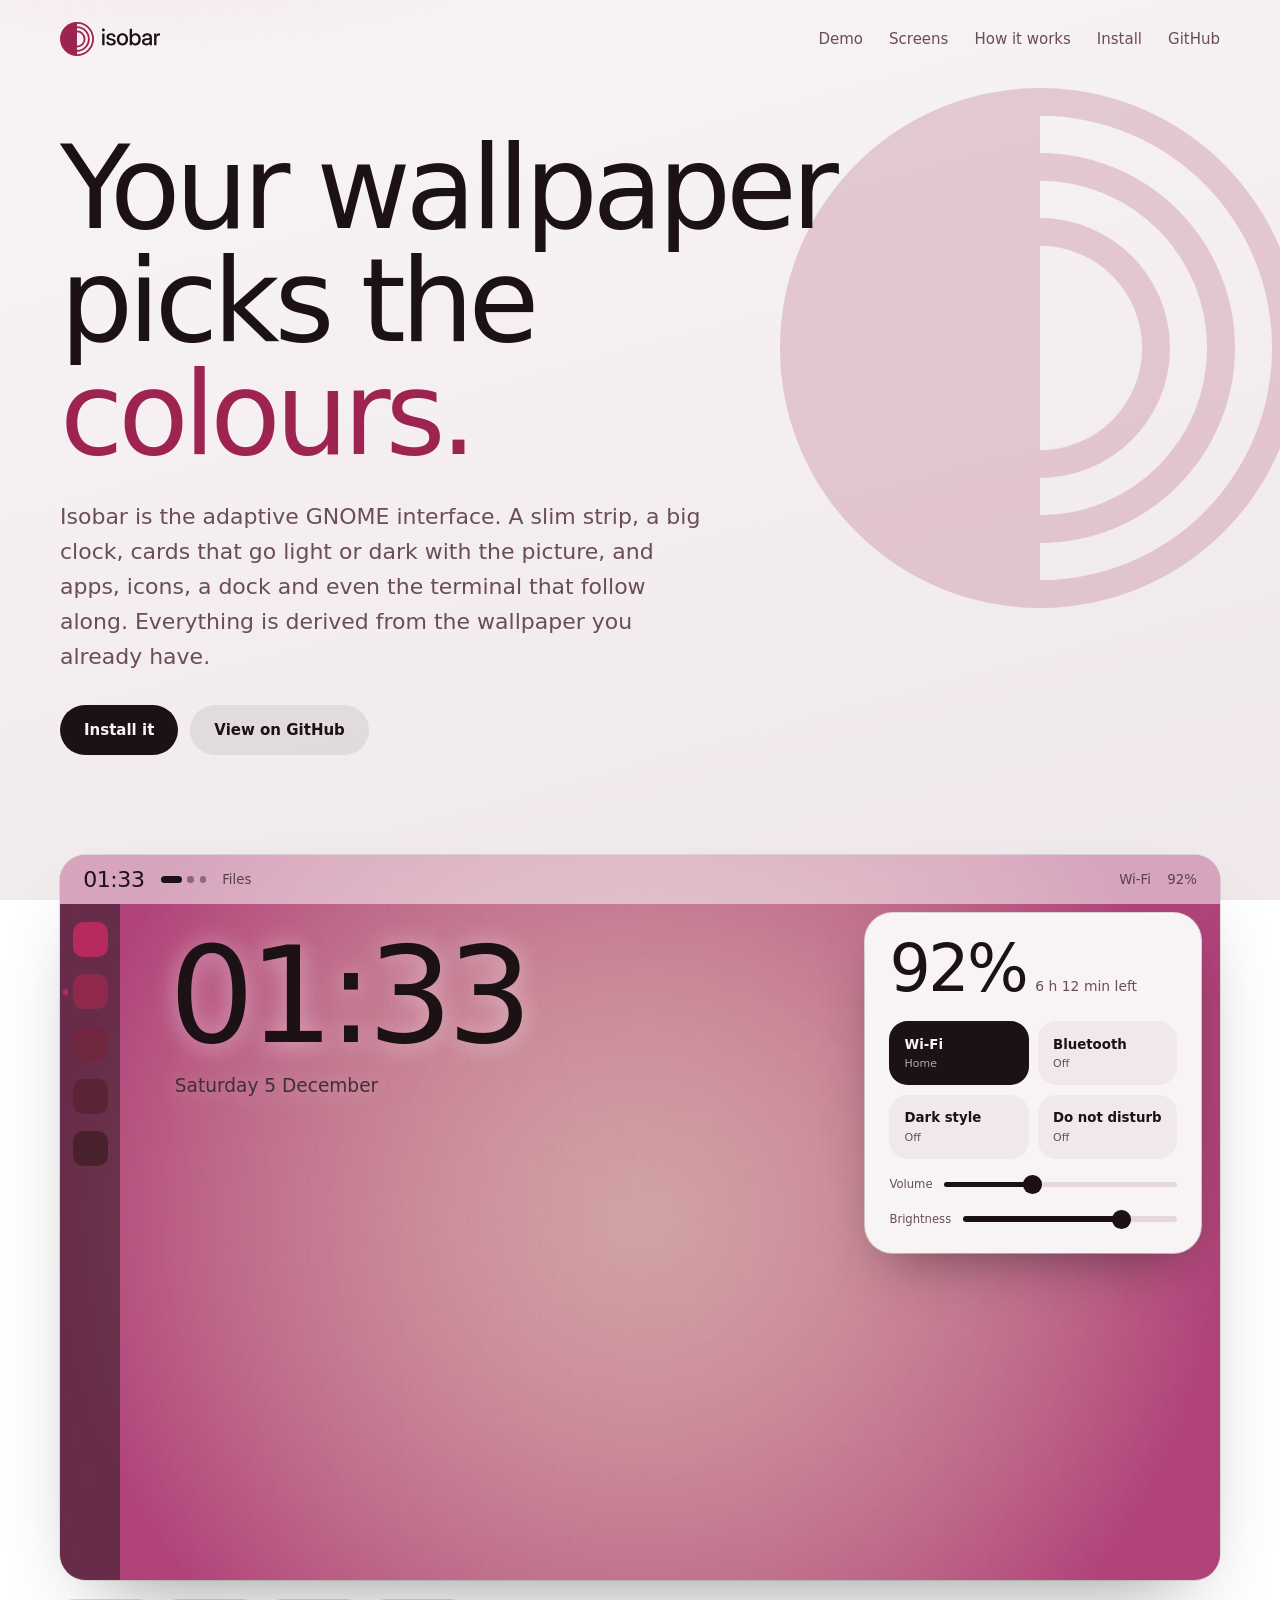
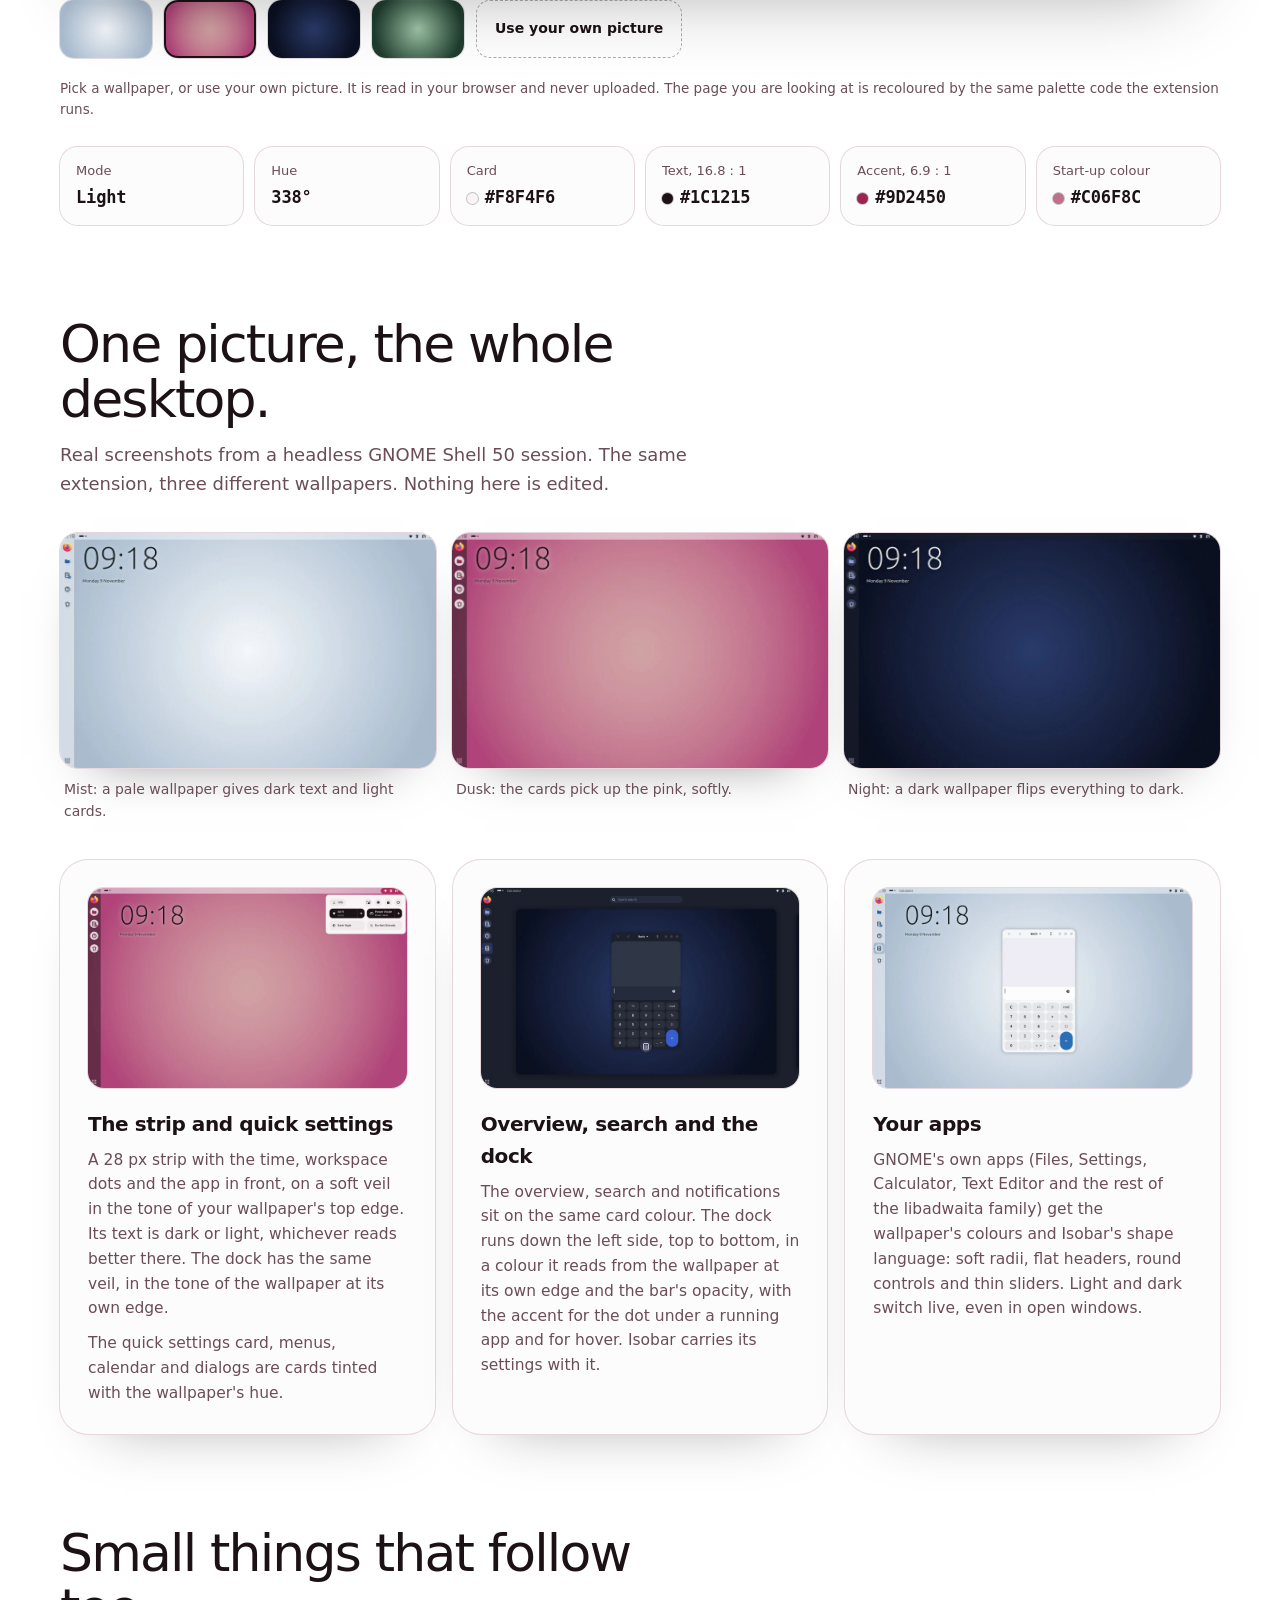
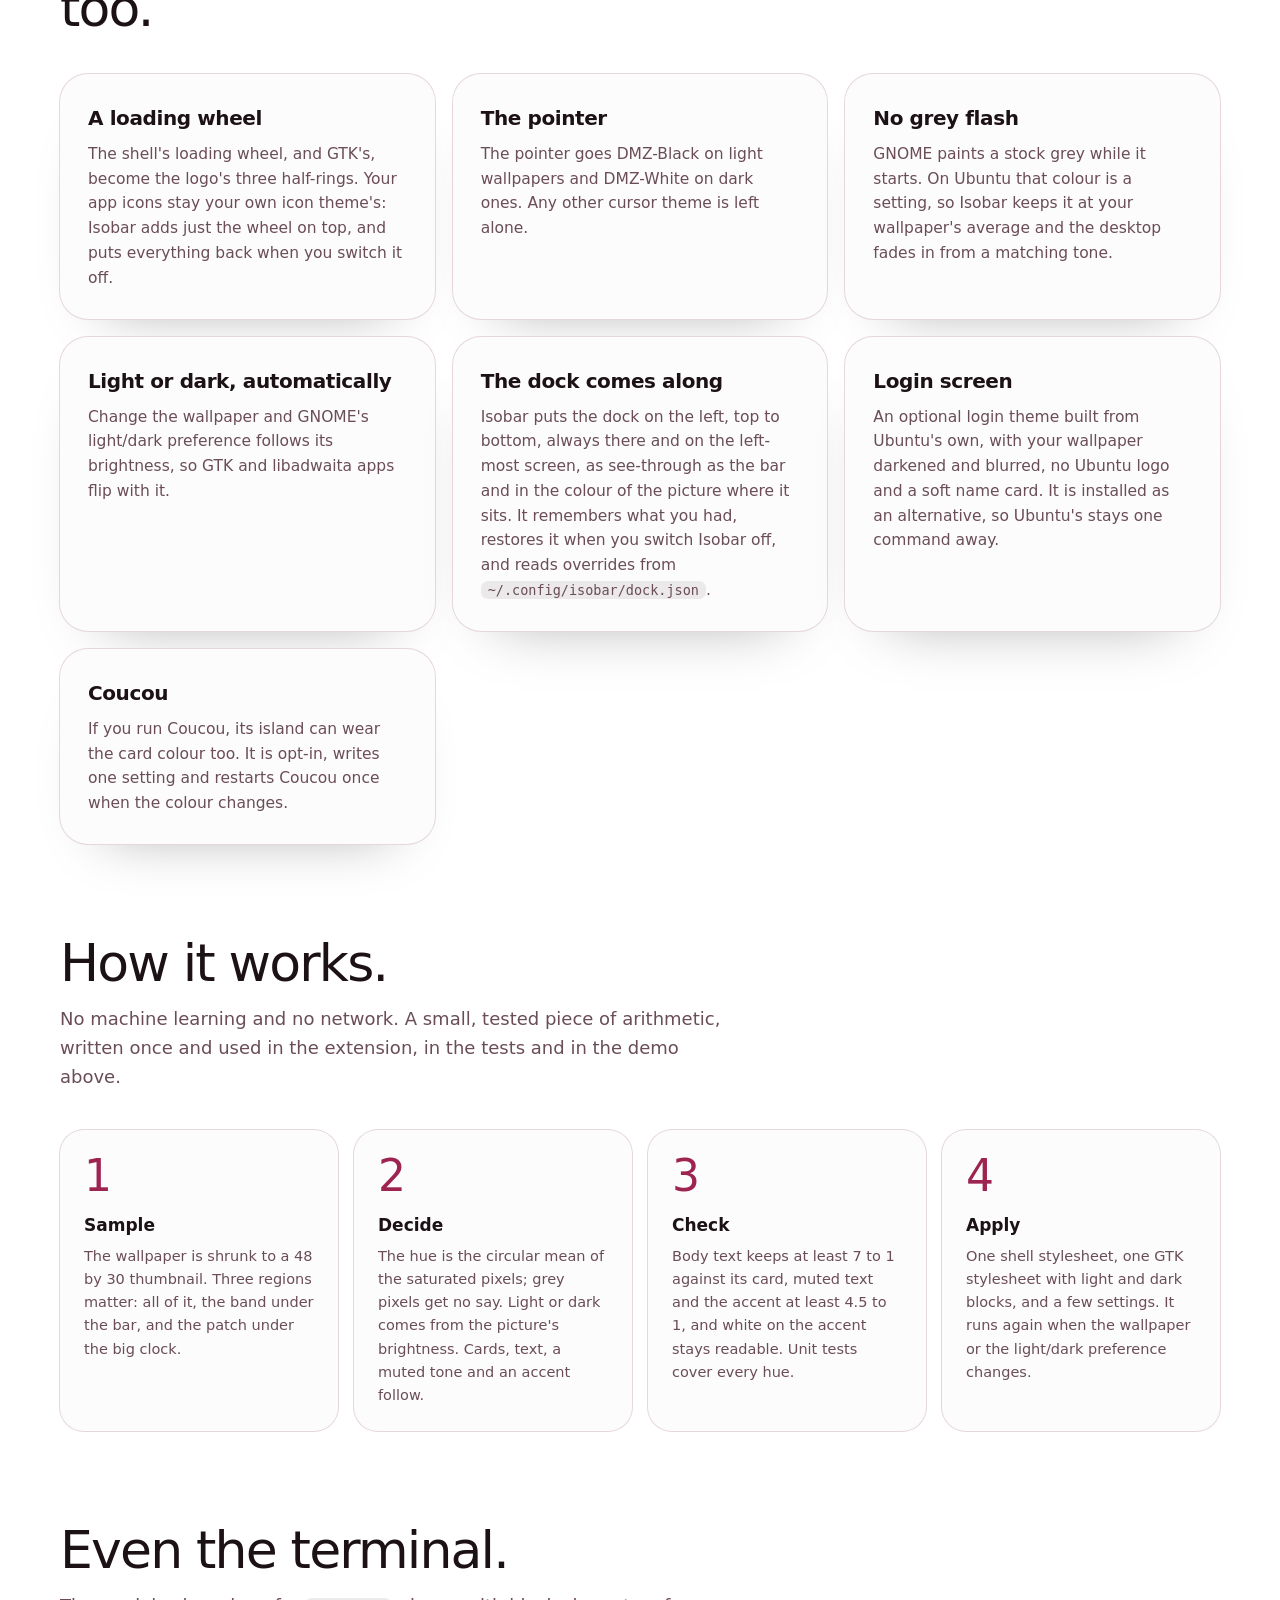
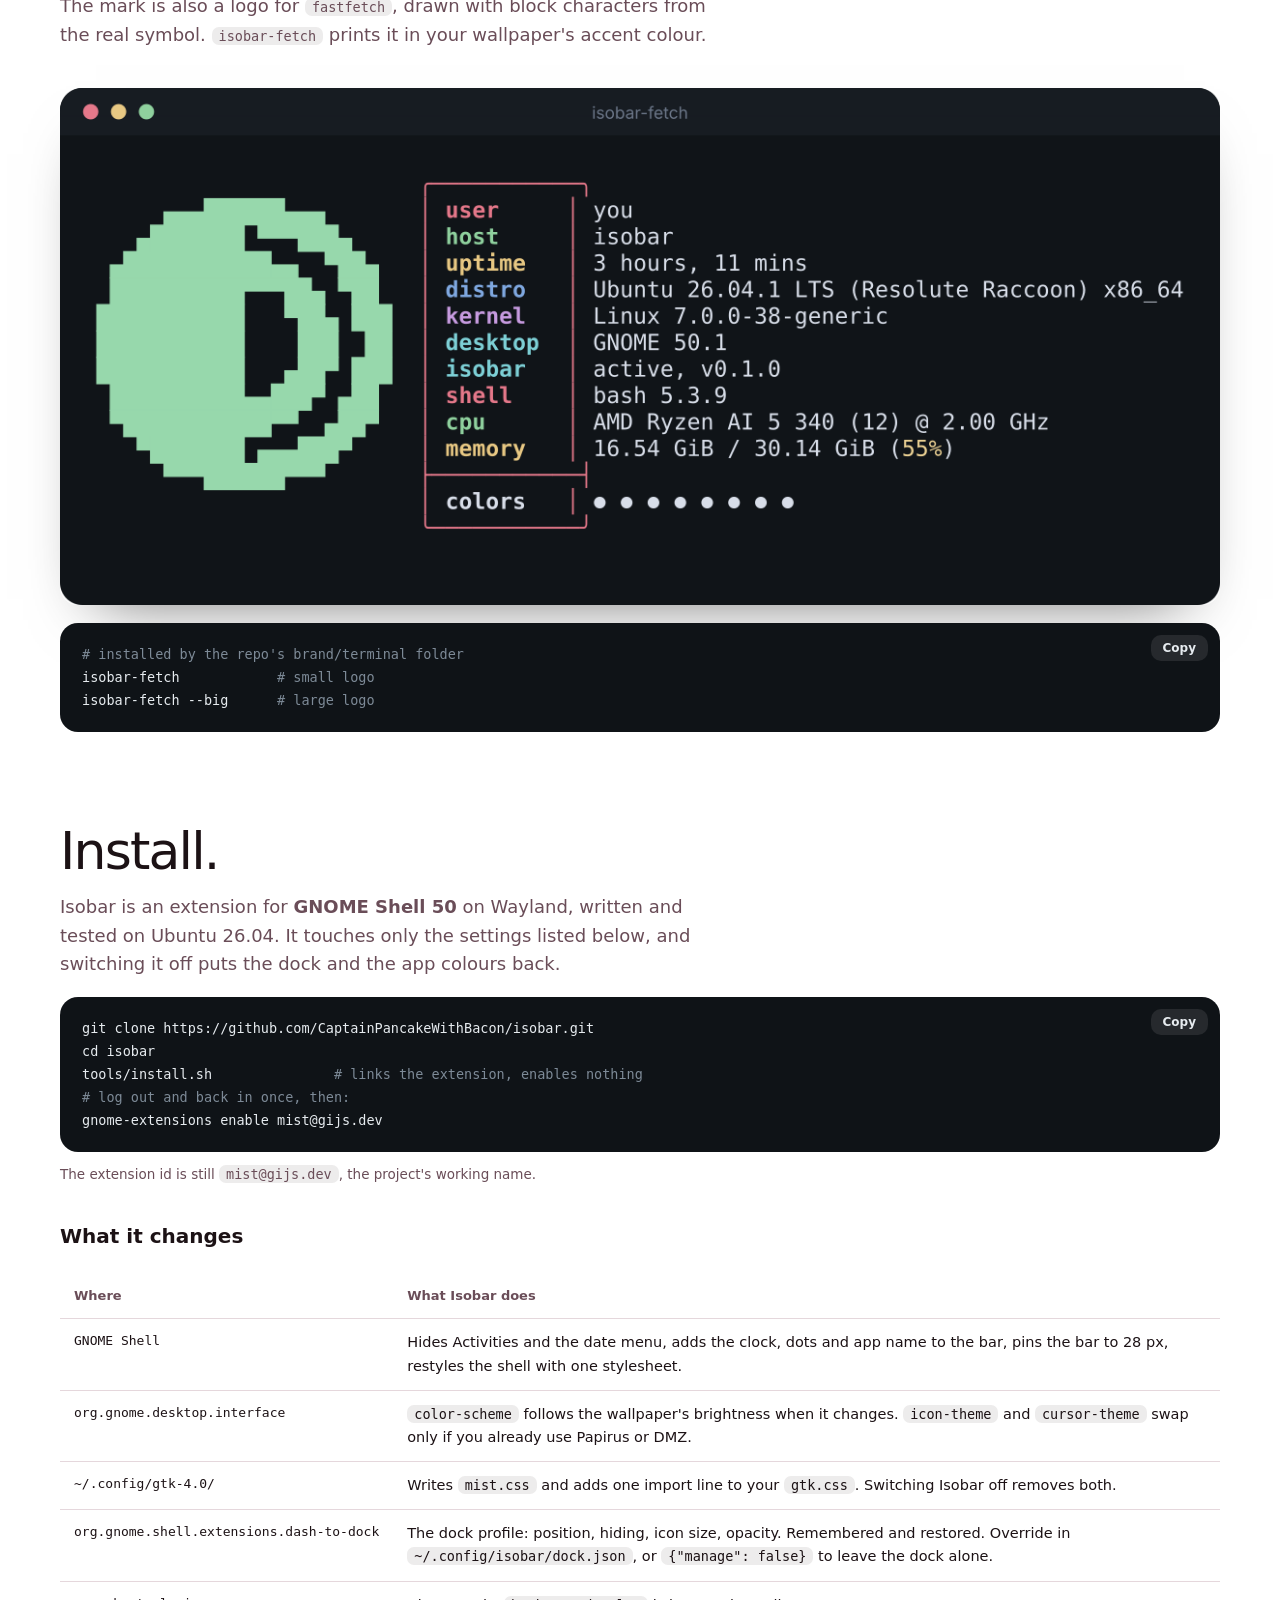
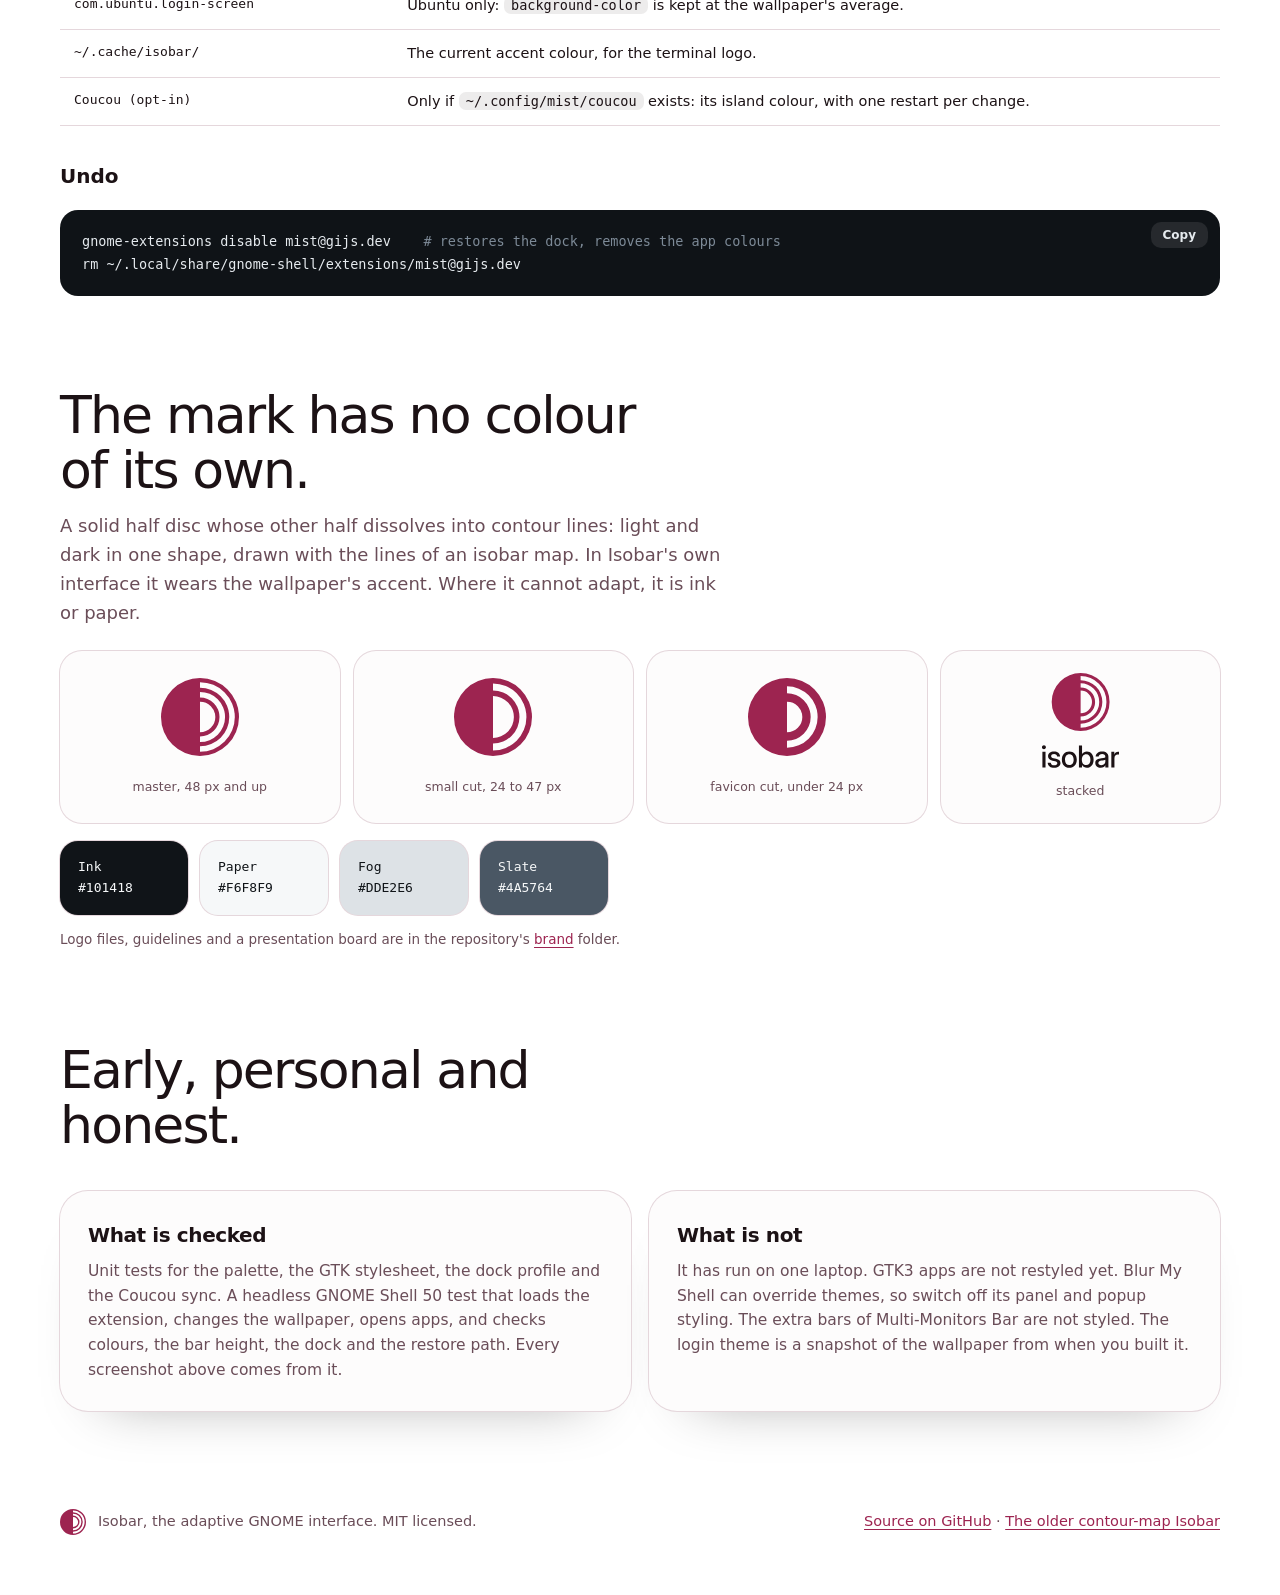
<file: docs/index.html>
<!doctype html>
<html lang="en">
<head>
<meta charset="utf-8">
<meta name="viewport" content="width=device-width, initial-scale=1">
<title>Isobar, the adaptive GNOME interface</title>
<meta name="description" content="Isobar takes its colours from your wallpaper: a slim strip, a big clock, cards that go light or dark with the picture, and apps, icons and a dock that follow. A GNOME 50 extension.">
<meta property="og:title" content="Isobar, the adaptive GNOME interface">
<meta property="og:description" content="Your wallpaper picks the colours. Isobar does the rest.">
<meta property="og:image" content="https://captainpancakewithbacon.github.io/isobar/media/og.jpg">
<meta name="twitter:card" content="summary_large_image">
<link rel="icon" href="favicon.svg" type="image/svg+xml">
<link rel="icon" href="favicon.ico" sizes="48x48">
<link rel="apple-touch-icon" href="apple-touch-icon.png">
<meta name="theme-color" content="#101418">
<link rel="stylesheet" href="style.css">
<script type="module" src="site.js"></script>
</head>
<body>
<div class="wrap">
  <header class="top">
    <a href="#top" aria-label="Isobar"><svg class="logo" role="img" aria-label="Isobar" xmlns="http://www.w3.org/2000/svg" viewBox="16 16 659.4 224"><path class="mk" d="M128,16A112,112 0 0 0 128,240ZM128,16A112,112 0 0 1 128,240V228A100,100 0 0 0 128,28ZM128,44A84,84 0 0 1 128,212V200A72,72 0 0 0 128,56ZM128,72A56,56 0 0 1 128,184V172A44,44 0 0 0 128,84Z"/><g class="wm" transform="translate(285.33,168.95)"><path
     d="M 8.7158203,0 H 24.169922 V -77.34375 H 8.7158203 Z M 16.40625,-90.673828 c 5.493164,0 9.814453,-4.174805 9.814453,-9.448242 0,-5.34668 -4.321289,-9.52148 -9.814453,-9.52148 -5.493164,0 -9.7412109,4.1748 -9.7412109,9.52148 0,5.273437 4.2480469,9.448242 9.7412109,9.448242 z M 67.239258,1.8310547 c 18.017578,0 31.201172,-9.0820313 31.201172,-23.8037107 0,-11.206055 -6.884766,-17.944336 -21.972657,-21.313477 L 63.28418,-46.21582 c -6.958008,-1.611328 -11.132813,-4.760742 -11.132813,-9.960938 0,-5.932617 5.566406,-10.620117 14.355469,-10.620117 9.155273,0 15.161133,5.493164 15.307617,13.037109 H 96.609375 C 96.169922,-69.360352 83.71875,-79.02832 66.287109,-79.02832 c -17.724609,0 -29.589843,9.448242 -29.589843,23.144531 0,11.499023 7.617187,18.896484 22.192382,22.119141 l 12.817383,2.856445 c 6.665039,1.464844 11.132813,4.541016 11.132813,9.814453 0,6.152344 -6.079102,10.620117 -15.893555,10.620117 -10.03418,0 -15.893555,-4.6875 -16.772461,-13.037109 H 34.939453 C 36.038086,-6.7382812 49.514648,1.8310547 67.239258,1.8310547 Z m 75.076172,-0.073242 c 22.11914,0 36.9873,-16.4794925 36.9873,-40.2832035 0,-23.950195 -14.86816,-40.576171 -36.9873,-40.576171 -22.11914,0 -37.06055,16.625976 -37.06055,40.576171 0,23.803711 14.94141,40.2832035 37.06055,40.2832035 z m 0,-13.3300785 c -13.25684,0 -21.38672,-10.473632 -21.38672,-26.953125 0,-16.625976 8.20313,-27.246093 21.38672,-27.246093 13.18359,0 21.38672,10.620117 21.38672,27.246093 0,16.40625 -8.12988,26.953125 -21.38672,26.953125 z m 86.94141,13.1103519 c 20.1416,0 33.54492,-16.2597659 33.54492,-40.2099609 0,-23.876953 -13.47656,-40.209961 -33.47168,-40.209961 -10.03418,0 -18.75,4.174805 -23.73047,12.744141 h -0.14649 v -42.993165 h -15.4541 V 0 h 15.16114 v -11.791992 h 0.14648 c 5.2002,9.0087889 13.84277,13.3300779 23.9502,13.3300779 z m -3.14942,-13.3300779 c -13.18359,0 -21.67969,-10.620117 -21.67969,-26.879883 0,-16.259766 8.4961,-26.953125 21.67969,-26.953125 12.45117,0 21.02051,9.448242 21.02051,26.953125 0,17.431641 -8.56934,26.879883 -21.02051,26.879883 z M 297.8877,1.2451172 c 13.33007,0 19.6289,-6.0058594 22.85156,-12.2314452 h 0.29297 V 0 h 15.23437 v -53.027344 c 0,-15.74707 -11.64551,-25.854492 -30.68848,-25.854492 -19.33593,0 -31.86035,10.400391 -32.59277,25.12207 h 15.16113 c 0.58594,-7.104492 7.32422,-12.451171 17.21192,-12.451171 9.81445,0 15.60058,5.419921 15.60058,12.890625 v 0.659179 c 0,5.639649 -4.83398,5.493164 -19.33593,7.250977 -15.74707,1.831054 -30.542,5.639648 -30.542,23.291015 0,15.4541019 11.42579,23.3642582 26.80665,23.3642582 z m 3.14941,-12.4511722 c -9.00879,0 -14.5752,-3.955078 -14.5752,-10.620117 0,-7.836914 7.61719,-10.839844 16.04004,-12.084961 8.20313,-1.171875 16.40625,-2.416992 18.53028,-4.101562 v 9.082031 c 0,9.521484 -6.37207,17.724609 -19.99512,17.724609 z M 350.69824,0 h 15.4541 v -45.703125 c 0,-12.597656 7.1045,-18.530273 15.82032,-18.530273 3.58886,0 6.958,0.512695 8.12988,0.732421 v -14.42871 c -1.24512,-0.146485 -3.2959,-0.366211 -5.63965,-0.366211 -9.81445,0 -15.82031,5.053711 -18.67676,13.476562 h -0.29297 V -77.34375 h -14.79492 z"
     id="text1"
     style="font-weight:500;font-size:150px;font-family:'Inter Display';letter-spacing:-3"
     aria-label="isobar" /></g></svg></a>
    <nav aria-label="Main">
      <a href="#demo">Demo</a><a href="#screens">Screens</a><a href="#how">How it works</a><a href="#install">Install</a><a class="gh" href="https://github.com/CaptainPancakeWithBacon/isobar">GitHub</a>
    </nav>
  </header>

  <main id="top">
  <div class="hero">
    <svg class="arcs" aria-hidden="true" xmlns="http://www.w3.org/2000/svg" viewBox="16 16 224 224"><path class="mk" d="M128,16A112,112 0 0 0 128,240ZM128,16A112,112 0 0 1 128,240V228A100,100 0 0 0 128,28ZM128,44A84,84 0 0 1 128,212V200A72,72 0 0 0 128,56ZM128,72A56,56 0 0 1 128,184V172A44,44 0 0 0 128,84Z"/></svg>
    <h1>Your wallpaper picks the <em>colours.</em></h1>
    <p class="lead">Isobar is the adaptive GNOME interface. A slim strip, a big clock, cards that go light or dark with the picture, and apps, icons, a dock and even the terminal that follow along. Everything is derived from the wallpaper you already have.</p>
    <div class="cta">
      <a class="btn" href="#install">Install it</a>
      <a class="btn ghost" href="https://github.com/CaptainPancakeWithBacon/isobar">View on GitHub</a>
    </div>
  </div>

  <section id="demo" style="padding-top:44px" aria-labelledby="demo-h">
    <h2 id="demo-h" class="sr" style="position:absolute;left:-9999px">Live demo</h2>
    <div class="demo">
      <div class="desk" id="desk" role="img" aria-label="A demo desktop that recolours itself to the chosen wallpaper">
        <div class="strip"><div class="l"><span class="t" data-clock>10:24</span><span class="dots"><i class="on"></i><i></i><i></i></span><span>Files</span></div><div class="r"><span>Wi-Fi</span><span>92%</span></div></div>
        <div class="big"><b data-clock>10:24</b><span data-date>Wednesday 28 October</span></div>
        <div class="qs">
          <div class="batt">92%<small>6 h 12 min left</small></div>
          <div class="tiles"><div class="tile on">Wi-Fi<small>Home</small></div><div class="tile">Bluetooth<small>Off</small></div><div class="tile">Dark style<small data-mode>On</small></div><div class="tile">Do not disturb<small>Off</small></div></div>
          <div class="sl">Volume <u style="--v:38%"></u></div>
          <div class="sl">Brightness <u style="--v:74%"></u></div>
        </div>
        <div class="dock"><i></i><i class="run"></i><i></i><i></i><i></i></div>
      </div>
      <div class="pick" id="pick" role="group" aria-label="Choose a wallpaper"></div>
      <p class="note">Pick a wallpaper, or use your own picture. It is read in your browser and never uploaded. The page you are looking at is recoloured by the same palette code the extension runs.</p>
      <div class="read" id="read" aria-live="polite"></div>
    </div>
  </section>

  <section id="screens" aria-labelledby="screens-h">
    <h2 id="screens-h">One picture, the whole desktop.</h2>
    <p class="sub">Real screenshots from a headless GNOME Shell 50 session. The same extension, three different wallpapers. Nothing here is edited.</p>
    <div class="trio">
      <figure><img src="media/desk-mist.webp" alt="Isobar on a pale blue-grey wallpaper: dark text, light cards" width="1600" height="1000" loading="lazy"><figcaption>Mist: a pale wallpaper gives dark text and light cards.</figcaption></figure>
      <figure><img src="media/desk-dusk.webp" alt="Isobar on a warm pink wallpaper" width="1600" height="1000" loading="lazy"><figcaption>Dusk: the cards pick up the pink, softly.</figcaption></figure>
      <figure><img src="media/desk-night.webp" alt="Isobar on a dark navy wallpaper: light text, dark cards" width="1600" height="1000" loading="lazy"><figcaption>Night: a dark wallpaper flips everything to dark.</figcaption></figure>
    </div>
    <div class="grid g3">
      <article class="card"><img class="shot" src="media/quick-dusk.webp" alt="The quick settings card on the dusk wallpaper" width="1600" height="1000" loading="lazy"><h3>The strip and quick settings</h3><p>A 28 px strip with the time, workspace dots and the app in front, on a soft veil in the tone of your wallpaper's top edge. Its text is dark or light, whichever reads better there. The dock has the same veil, in the tone of the wallpaper at its own edge.</p><p>The quick settings card, menus, calendar and dialogs are cards tinted with the wallpaper's hue.</p></article>
      <article class="card"><img class="shot" src="media/overview-night.webp" alt="The overview on the night wallpaper" width="1600" height="1000" loading="lazy"><h3>Overview, search and the dock</h3><p>The overview, search and notifications sit on the same card colour. The dock runs down the left side, top to bottom, in a colour it reads from the wallpaper at its own edge and the bar's opacity, with the accent for the dot under a running app and for hover. Isobar carries its settings with it.</p></article>
      <article class="card"><img class="shot" src="media/app-mist.webp" alt="GNOME Calculator restyled by Isobar" width="1600" height="1000" loading="lazy"><h3>Your apps</h3><p>GNOME's own apps (Files, Settings, Calculator, Text Editor and the rest of the libadwaita family) get the wallpaper's colours and Isobar's shape language: soft radii, flat headers, round controls and thin sliders. Light and dark switch live, even in open windows.</p></article>
    </div>
  </section>

  <section id="features" aria-labelledby="features-h">
    <h2 id="features-h">Small things that follow too.</h2>
    <div class="grid g3">
      <article class="card"><h3>A loading wheel</h3><p>The shell's loading wheel, and GTK's, become the logo's three half-rings. Your app icons stay your own icon theme's: Isobar adds just the wheel on top, and puts everything back when you switch it off.</p></article>
      <article class="card"><h3>The pointer</h3><p>The pointer goes DMZ-Black on light wallpapers and DMZ-White on dark ones. Any other cursor theme is left alone.</p></article>
      <article class="card"><h3>No grey flash</h3><p>GNOME paints a stock grey while it starts. On Ubuntu that colour is a setting, so Isobar keeps it at your wallpaper's average and the desktop fades in from a matching tone.</p></article>
      <article class="card"><h3>Light or dark, automatically</h3><p>Change the wallpaper and GNOME's light/dark preference follows its brightness, so GTK and libadwaita apps flip with it.</p></article>
      <article class="card"><h3>The dock comes along</h3><p>Isobar puts the dock on the left, top to bottom, always there and on the left-most screen, as see-through as the bar and in the colour of the picture where it sits. It remembers what you had, restores it when you switch Isobar off, and reads overrides from <code>~/.config/isobar/dock.json</code>.</p></article>
      <article class="card"><h3>Login screen</h3><p>An optional login theme built from Ubuntu's own, with your wallpaper darkened and blurred, no Ubuntu logo and a soft name card. It is installed as an alternative, so Ubuntu's stays one command away.</p></article>
      <article class="card"><h3>Coucou</h3><p>If you run Coucou, its island can wear the card colour too. It is opt-in, writes one setting and restarts Coucou once when the colour changes.</p></article>
    </div>
  </section>

  <section id="how" aria-labelledby="how-h">
    <h2 id="how-h">How it works.</h2>
    <p class="sub">No machine learning and no network. A small, tested piece of arithmetic, written once and used in the extension, in the tests and in the demo above.</p>
    <ol class="steps">
      <li><h3>Sample</h3><p>The wallpaper is shrunk to a 48 by 30 thumbnail. Three regions matter: all of it, the band under the bar, and the patch under the big clock.</p></li>
      <li><h3>Decide</h3><p>The hue is the circular mean of the saturated pixels; grey pixels get no say. Light or dark comes from the picture's brightness. Cards, text, a muted tone and an accent follow.</p></li>
      <li><h3>Check</h3><p>Body text keeps at least 7 to 1 against its card, muted text and the accent at least 4.5 to 1, and white on the accent stays readable. Unit tests cover every hue.</p></li>
      <li><h3>Apply</h3><p>One shell stylesheet, one GTK stylesheet with light and dark blocks, and a few settings. It runs again when the wallpaper or the light/dark preference changes.</p></li>
    </ol>
  </section>

  <section id="terminal" aria-labelledby="terminal-h">
    <h2 id="terminal-h">Even the terminal.</h2>
    <p class="sub">The mark is also a logo for <code>fastfetch</code>, drawn with block characters from the real symbol. <code>isobar-fetch</code> prints it in your wallpaper's accent colour.</p>
    <div class="terminal grid"><img src="media/terminal.png" alt="fastfetch showing the Isobar logo in green next to system information" width="1200" height="508" loading="lazy"></div>
    <pre><button type="button" data-copy>Copy</button><span class="c"># installed by the repo's brand/terminal folder</span>
isobar-fetch            <span class="c"># small logo</span>
isobar-fetch --big      <span class="c"># large logo</span></pre>
  </section>

  <section id="install" aria-labelledby="install-h">
    <h2 id="install-h">Install.</h2>
    <p class="sub">Isobar is an extension for <strong>GNOME Shell 50</strong> on Wayland, written and tested on Ubuntu 26.04. It touches only the settings listed below, and switching it off puts the dock and the app colours back.</p>
    <pre><button type="button" data-copy>Copy</button>git clone https://github.com/CaptainPancakeWithBacon/isobar.git
cd isobar
tools/install.sh               <span class="c"># links the extension, enables nothing</span>
<span class="c"># log out and back in once, then:</span>
gnome-extensions enable mist@gijs.dev</pre>
    <p class="note" style="margin-top:12px">The extension id is still <code>mist@gijs.dev</code>, the project's working name.</p>
    <h3 style="margin-top:34px;font-weight:600;font-size:20px">What it changes</h3>
    <table>
      <thead><tr><th>Where</th><th>What Isobar does</th></tr></thead>
      <tbody>
        <tr><td>GNOME Shell</td><td>Hides Activities and the date menu, adds the clock, dots and app name to the bar, pins the bar to 28 px, restyles the shell with one stylesheet.</td></tr>
        <tr><td>org.gnome.desktop.interface</td><td><code>color-scheme</code> follows the wallpaper's brightness when it changes. <code>icon-theme</code> and <code>cursor-theme</code> swap only if you already use Papirus or DMZ.</td></tr>
        <tr><td>~/.config/gtk-4.0/</td><td>Writes <code>mist.css</code> and adds one import line to your <code>gtk.css</code>. Switching Isobar off removes both.</td></tr>
        <tr><td>org.gnome.shell.extensions.dash-to-dock</td><td>The dock profile: position, hiding, icon size, opacity. Remembered and restored. Override in <code>~/.config/isobar/dock.json</code>, or <code>{"manage": false}</code> to leave the dock alone.</td></tr>
        <tr><td>com.ubuntu.login-screen</td><td>Ubuntu only: <code>background-color</code> is kept at the wallpaper's average.</td></tr>
        <tr><td>~/.cache/isobar/</td><td>The current accent colour, for the terminal logo.</td></tr>
        <tr><td>Coucou (opt-in)</td><td>Only if <code>~/.config/mist/coucou</code> exists: its island colour, with one restart per change.</td></tr>
      </tbody>
    </table>
    <h3 style="margin-top:34px;font-weight:600;font-size:20px">Undo</h3>
    <pre><button type="button" data-copy>Copy</button>gnome-extensions disable mist@gijs.dev    <span class="c"># restores the dock, removes the app colours</span>
rm ~/.local/share/gnome-shell/extensions/mist@gijs.dev</pre>
  </section>

  <section id="brand" aria-labelledby="brand-h">
    <h2 id="brand-h">The mark has no colour of its own.</h2>
    <p class="sub">A solid half disc whose other half dissolves into contour lines: light and dark in one shape, drawn with the lines of an isobar map. In Isobar's own interface it wears the wallpaper's accent. Where it cannot adapt, it is ink or paper.</p>
    <div class="logos">
      <div><svg aria-hidden="true" xmlns="http://www.w3.org/2000/svg" viewBox="16 16 224 224"><path class="mk" d="M128,16A112,112 0 0 0 128,240ZM128,16A112,112 0 0 1 128,240V228A100,100 0 0 0 128,28ZM128,44A84,84 0 0 1 128,212V200A72,72 0 0 0 128,56ZM128,72A56,56 0 0 1 128,184V172A44,44 0 0 0 128,84Z"/></svg><span>master, 48 px and up</span></div>
      <div><svg aria-label="small cut" xmlns="http://www.w3.org/2000/svg" viewBox="16 16 224 224"><path class="mk" d="M128,16A112,112 0 0 0 128,240ZM128,16A112,112 0 0 1 128,240V224A96,96 0 0 0 128,32ZM128,52A76,76 0 0 1 128,204V188A60,60 0 0 0 128,68Z"/></svg><span>small cut, 24 to 47 px</span></div>
      <div><svg aria-label="favicon cut" xmlns="http://www.w3.org/2000/svg" viewBox="16 16 224 224"><path class="mk" d="M128,16A112,112 0 0 0 128,240ZM128,16A112,112 0 0 1 128,240V216A88,88 0 0 0 128,40ZM128,60A68,68 0 0 1 128,196V172A44,44 0 0 0 128,84Z"/></svg><span>favicon cut, under 24 px</span></div>
      <div><svg aria-label="stacked logo" xmlns="http://www.w3.org/2000/svg" viewBox="-21.5 16 299.1 371.5"><path class="mk" d="M128,16A112,112 0 0 0 128,240ZM128,16A112,112 0 0 1 128,240V228A100,100 0 0 0 128,28ZM128,44A84,84 0 0 1 128,212V200A72,72 0 0 0 128,56ZM128,72A56,56 0 0 1 128,184V172A44,44 0 0 0 128,84Z"/><g class="wm" transform="translate(-26.74,381.52) scale(0.78)"><path
     d="M 8.7158203,0 H 24.169922 V -77.34375 H 8.7158203 Z M 16.40625,-90.673828 c 5.493164,0 9.814453,-4.174805 9.814453,-9.448242 0,-5.34668 -4.321289,-9.52148 -9.814453,-9.52148 -5.493164,0 -9.7412109,4.1748 -9.7412109,9.52148 0,5.273437 4.2480469,9.448242 9.7412109,9.448242 z M 67.239258,1.8310547 c 18.017578,0 31.201172,-9.0820313 31.201172,-23.8037107 0,-11.206055 -6.884766,-17.944336 -21.972657,-21.313477 L 63.28418,-46.21582 c -6.958008,-1.611328 -11.132813,-4.760742 -11.132813,-9.960938 0,-5.932617 5.566406,-10.620117 14.355469,-10.620117 9.155273,0 15.161133,5.493164 15.307617,13.037109 H 96.609375 C 96.169922,-69.360352 83.71875,-79.02832 66.287109,-79.02832 c -17.724609,0 -29.589843,9.448242 -29.589843,23.144531 0,11.499023 7.617187,18.896484 22.192382,22.119141 l 12.817383,2.856445 c 6.665039,1.464844 11.132813,4.541016 11.132813,9.814453 0,6.152344 -6.079102,10.620117 -15.893555,10.620117 -10.03418,0 -15.893555,-4.6875 -16.772461,-13.037109 H 34.939453 C 36.038086,-6.7382812 49.514648,1.8310547 67.239258,1.8310547 Z m 75.076172,-0.073242 c 22.11914,0 36.9873,-16.4794925 36.9873,-40.2832035 0,-23.950195 -14.86816,-40.576171 -36.9873,-40.576171 -22.11914,0 -37.06055,16.625976 -37.06055,40.576171 0,23.803711 14.94141,40.2832035 37.06055,40.2832035 z m 0,-13.3300785 c -13.25684,0 -21.38672,-10.473632 -21.38672,-26.953125 0,-16.625976 8.20313,-27.246093 21.38672,-27.246093 13.18359,0 21.38672,10.620117 21.38672,27.246093 0,16.40625 -8.12988,26.953125 -21.38672,26.953125 z m 86.94141,13.1103519 c 20.1416,0 33.54492,-16.2597659 33.54492,-40.2099609 0,-23.876953 -13.47656,-40.209961 -33.47168,-40.209961 -10.03418,0 -18.75,4.174805 -23.73047,12.744141 h -0.14649 v -42.993165 h -15.4541 V 0 h 15.16114 v -11.791992 h 0.14648 c 5.2002,9.0087889 13.84277,13.3300779 23.9502,13.3300779 z m -3.14942,-13.3300779 c -13.18359,0 -21.67969,-10.620117 -21.67969,-26.879883 0,-16.259766 8.4961,-26.953125 21.67969,-26.953125 12.45117,0 21.02051,9.448242 21.02051,26.953125 0,17.431641 -8.56934,26.879883 -21.02051,26.879883 z M 297.8877,1.2451172 c 13.33007,0 19.6289,-6.0058594 22.85156,-12.2314452 h 0.29297 V 0 h 15.23437 v -53.027344 c 0,-15.74707 -11.64551,-25.854492 -30.68848,-25.854492 -19.33593,0 -31.86035,10.400391 -32.59277,25.12207 h 15.16113 c 0.58594,-7.104492 7.32422,-12.451171 17.21192,-12.451171 9.81445,0 15.60058,5.419921 15.60058,12.890625 v 0.659179 c 0,5.639649 -4.83398,5.493164 -19.33593,7.250977 -15.74707,1.831054 -30.542,5.639648 -30.542,23.291015 0,15.4541019 11.42579,23.3642582 26.80665,23.3642582 z m 3.14941,-12.4511722 c -9.00879,0 -14.5752,-3.955078 -14.5752,-10.620117 0,-7.836914 7.61719,-10.839844 16.04004,-12.084961 8.20313,-1.171875 16.40625,-2.416992 18.53028,-4.101562 v 9.082031 c 0,9.521484 -6.37207,17.724609 -19.99512,17.724609 z M 350.69824,0 h 15.4541 v -45.703125 c 0,-12.597656 7.1045,-18.530273 15.82032,-18.530273 3.58886,0 6.958,0.512695 8.12988,0.732421 v -14.42871 c -1.24512,-0.146485 -3.2959,-0.366211 -5.63965,-0.366211 -9.81445,0 -15.82031,5.053711 -18.67676,13.476562 h -0.29297 V -77.34375 h -14.79492 z"
     id="text1"
     style="font-weight:500;font-size:150px;font-family:'Inter Display';letter-spacing:-3"
     aria-label="isobar" /></g></svg><span>stacked</span></div>
    </div>
    <div class="swatches">
      <div class="sw" style="background:#101418;color:#F6F8F9">Ink<br>#101418</div>
      <div class="sw" style="background:#F6F8F9;color:#101418">Paper<br>#F6F8F9</div>
      <div class="sw" style="background:#DDE2E6;color:#101418">Fog<br>#DDE2E6</div>
      <div class="sw" style="background:#4A5764;color:#F6F8F9">Slate<br>#4A5764</div>
    </div>
    <p class="note" style="margin-top:14px">Logo files, guidelines and a presentation board are in the repository's <a href="https://github.com/CaptainPancakeWithBacon/isobar/tree/main/brand">brand</a> folder.</p>
  </section>

  <section id="status" aria-labelledby="status-h">
    <h2 id="status-h">Early, personal and honest.</h2>
    <div class="grid g2">
      <article class="card"><h3>What is checked</h3><p>Unit tests for the palette, the GTK stylesheet, the dock profile and the Coucou sync. A headless GNOME Shell 50 test that loads the extension, changes the wallpaper, opens apps, and checks colours, the bar height, the dock and the restore path. Every screenshot above comes from it.</p></article>
      <article class="card"><h3>What is not</h3><p>It has run on one laptop. GTK3 apps are not restyled yet. Blur My Shell can override themes, so switch off its panel and popup styling. The extra bars of Multi-Monitors Bar are not styled. The login theme is a snapshot of the wallpaper from when you built it.</p></article>
    </div>
  </section>
  </main>

  <footer>
    <span style="display:flex;align-items:center;gap:12px"><svg class="foot" aria-hidden="true" xmlns="http://www.w3.org/2000/svg" viewBox="16 16 224 224"><path class="mk" d="M128,16A112,112 0 0 0 128,240ZM128,16A112,112 0 0 1 128,240V228A100,100 0 0 0 128,28ZM128,44A84,84 0 0 1 128,212V200A72,72 0 0 0 128,56ZM128,72A56,56 0 0 1 128,184V172A44,44 0 0 0 128,84Z"/></svg> Isobar, the adaptive GNOME interface. MIT licensed.</span>
    <span><a href="https://github.com/CaptainPancakeWithBacon/isobar">Source on GitHub</a> · <a href="https://github.com/CaptainPancakeWithBacon/isobar-contour">The older contour-map Isobar</a></span>
  </footer>
</div>
</body>
</html>
</file>
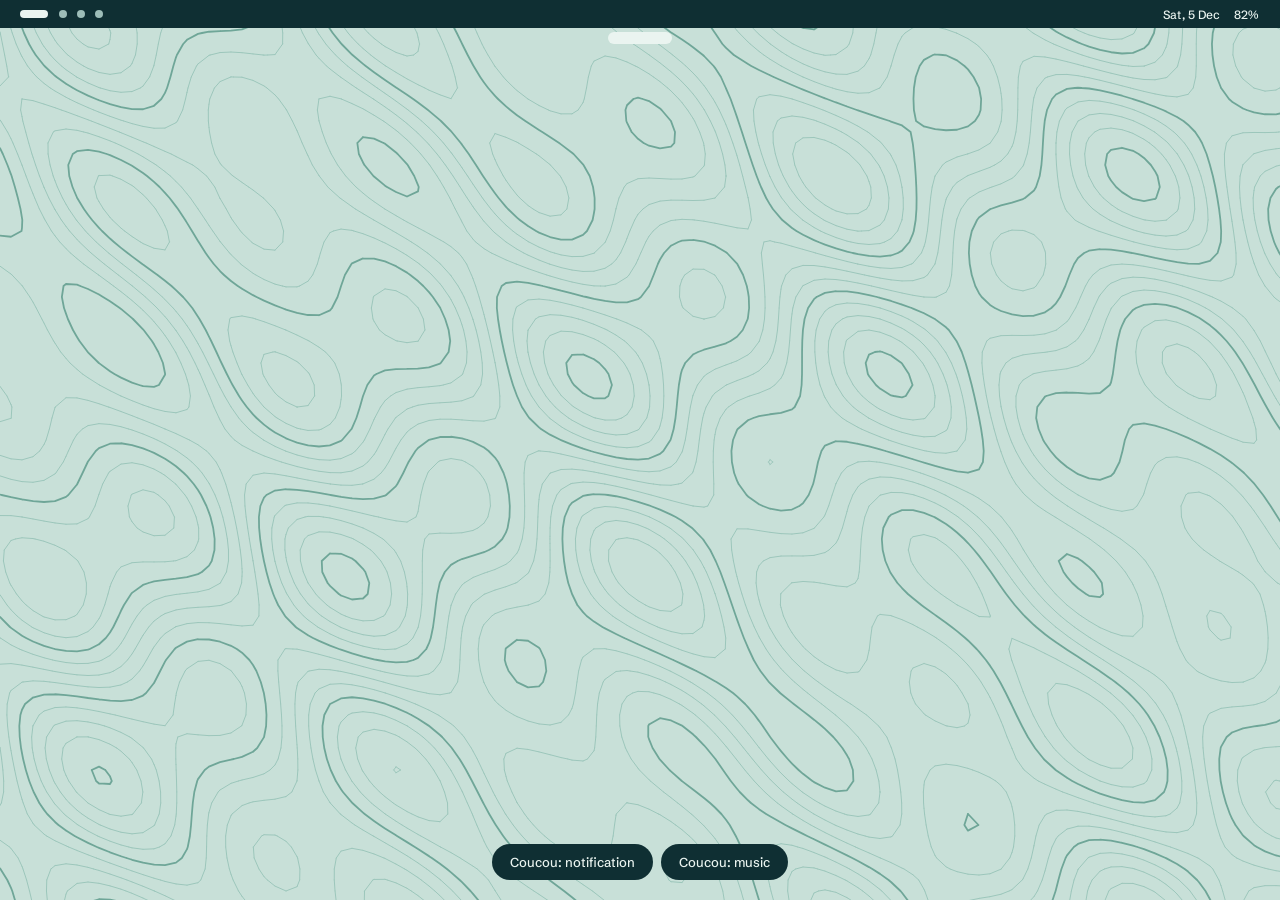
<file: prototype/index.html>
<!doctype html>
<html lang="en">
<head>
<meta charset="utf-8">
<meta name="viewport" content="width=device-width, initial-scale=1">
<title>Isobar prototype</title>
<link rel="preconnect" href="https://fonts.googleapis.com">
<link rel="preconnect" href="https://fonts.gstatic.com" crossorigin>
<link href="https://fonts.googleapis.com/css2?family=Big+Shoulders+Display:wght@700;800&family=Schibsted+Grotesk:wght@400;500&display=swap" rel="stylesheet">
<style>
:root{
  --ground:#C8E0D8; --line:#9CC6BB; --major:#6FA698;
  --ink:#0F2F33; --paper:#EAF4F0; --dim:#9DBDB8; --track:#1F4A4F;
  --signal:#EAF4F0; --on-signal:#0F2F33;
  --display:'Big Shoulders Display',Impact,'Arial Narrow',sans-serif;
  --text:'Schibsted Grotesk',system-ui,sans-serif;
  --spring:cubic-bezier(.34,1.3,.5,1);
}
*{box-sizing:border-box}
html,body{margin:0;height:100%;overflow:hidden;background:var(--ground);font-family:var(--text)}
button{font:inherit;color:inherit;border:0;background:none;cursor:pointer;padding:0}
:focus-visible{outline:2px solid var(--ink);outline-offset:2px}
#terrain{position:fixed;inset:0}

.bar{position:fixed;left:0;right:0;top:0;height:28px;display:flex;align-items:center;justify-content:space-between;padding:0 14px;background:var(--ink);color:var(--paper);z-index:5}
.ws{display:flex;gap:4px}
.ws{gap:0}
.ws button{position:relative;width:18px;height:24px;font-size:0;transition:width .4s var(--spring)}
.ws button::before{content:'';position:absolute;left:50%;top:50%;width:8px;height:8px;border-radius:4px;background:var(--dim);transform:translate(-50%,-50%);
  transition:width .4s var(--spring),background .25s}
.ws button:hover::before{background:var(--paper)}
.ws button[aria-current="true"]{width:40px}
.ws button[aria-current="true"]::before{width:28px;background:var(--paper)}
.meta{display:flex;gap:14px;font-size:12px;font-weight:500;height:24px;align-items:center;padding:0 8px;border-radius:12px}
.meta:hover,.meta[aria-expanded="true"]{background:var(--track)}

/* stand-in for the Coucou window: not part of the shell */
.coucou{--w:64px;--h:12px;position:fixed;left:50%;top:32px;width:var(--w);height:var(--h);transform:translateX(-50%);border-radius:18px;background:var(--ink);color:var(--paper);overflow:hidden;
  transition:width .55s var(--spring),height .55s var(--spring),background .3s;z-index:4}
.coucou[data-state="idle"]{background:var(--paper)}
.pane{position:absolute;inset:0;display:flex;align-items:center;opacity:0;visibility:hidden;transition:opacity .15s,visibility 0s .15s}
.coucou[data-state="music"] .p-music,.coucou[data-state="notify"] .p-notify{opacity:1;visibility:visible;transition:opacity .25s .2s,visibility 0s}
.p-music{justify-content:space-between;padding:0 22px}
.t1{font-weight:500;font-size:14px;line-height:1.25;white-space:nowrap}
.t2{font-size:12px;color:var(--dim)}
.bars{display:flex;align-items:flex-end;gap:3px;height:26px}
.bars i{width:4px;border-radius:2px;background:var(--signal);height:30%;animation:bar .9s ease-in-out infinite alternate}
.bars i:nth-child(2){animation-duration:.62s}.bars i:nth-child(3){animation-duration:.78s}
.bars i:nth-child(4){animation-duration:.55s}.bars i:nth-child(5){animation-duration:.84s}
@keyframes bar{to{height:100%}}
.p-notify{flex-direction:column;align-items:flex-start;justify-content:center;padding:0 24px}
.hl{font:800 34px/1 var(--display);color:var(--signal);white-space:nowrap}
.sub{font-size:13px;margin-top:5px;white-space:nowrap}

/* quick settings, dropped from the right of the bar */
.qs{position:fixed;right:12px;top:34px;width:280px;padding:6px 22px 22px;border-radius:22px;background:var(--ink);color:var(--paper);z-index:4;
  transform-origin:top right;transform:scale(.88) translateY(-8px);opacity:0;visibility:hidden;transition:transform .45s var(--spring),opacity .2s,visibility 0s .2s}
.qs[data-open]{transform:none;opacity:1;visibility:visible;transition:transform .45s var(--spring),opacity .2s,visibility 0s}
.row{display:flex;justify-content:space-between;font-size:13px;font-weight:500;margin:14px 0 7px}
.row output{font:800 16px/1 var(--display)}
.slider{height:14px;border-radius:7px;background:var(--track);position:relative;cursor:ew-resize;touch-action:none}
.slider i{position:absolute;left:0;top:0;bottom:0;border-radius:7px;background:var(--paper);pointer-events:none}
.toggles{display:grid;grid-template-columns:repeat(3,1fr);gap:8px;margin-top:20px}
.tg{height:40px;border-radius:20px;background:var(--track);color:var(--paper);font-size:13px;font-weight:500;transition:background .2s,color .2s}
.tg[aria-pressed="true"]{background:var(--signal);color:var(--on-signal)}

.demo{position:fixed;bottom:20px;left:50%;transform:translateX(-50%);display:flex;gap:8px;align-items:center;z-index:6}
.demo>button{background:var(--ink);color:var(--paper);border-radius:999px;padding:10px 18px;font-size:13px;font-weight:500}
.demo>button:hover{background:var(--signal);color:var(--on-signal)}

@media (prefers-reduced-motion:reduce){
  .coucou,.qs{transition-duration:.01s}
  .bars i{animation:none;height:60%}
}
</style>
</head>
<body>
<canvas id="terrain" aria-hidden="true"></canvas>

<header class="bar">
  <nav class="ws" aria-label="Workspaces">
    <button aria-current="true" aria-label="Workspace 1">1</button>
    <button aria-label="Workspace 2">2</button>
    <button aria-label="Workspace 3">3</button>
    <button aria-label="Workspace 4">4</button>
  </nav>
  <button class="meta" id="qs-btn" aria-expanded="false" aria-controls="qs" aria-label="Quick settings"><span id="date"></span><span>82%</span></button>
</header>

<div class="coucou" id="coucou" data-state="idle" aria-hidden="true">
  <div class="pane p-music">
    <div><div class="t1">Tell Me More</div><div class="t2">Playing now</div></div>
    <div class="bars"><i></i><i></i><i></i><i></i><i></i></div>
  </div>
  <div class="pane p-notify">
    <div class="hl">Claude is done</div>
    <div class="sub">build took 2m 14s</div>
  </div>
</div>

<section class="qs" id="qs" aria-label="Quick settings">
  <div class="row"><span>Volume</span><output id="o-vol">64</output></div>
  <div class="slider" data-key="vol" role="slider" aria-label="Volume" aria-valuemin="0" aria-valuemax="100" aria-valuenow="64" tabindex="0"><i></i></div>
  <div class="row"><span>Brightness</span><output id="o-bri">48</output></div>
  <div class="slider" data-key="bri" role="slider" aria-label="Brightness" aria-valuemin="0" aria-valuemax="100" aria-valuenow="48" tabindex="0"><i></i></div>
  <div class="toggles">
    <button class="tg" id="tg-wifi" aria-pressed="true">Wi-Fi</button>
    <button class="tg" id="tg-focus" aria-pressed="false">Focus</button>
    <button class="tg" id="tg-bt" aria-pressed="false">Bluetooth</button>
  </div>
</section>

<div class="demo">
  <button id="d-notify">Coucou: notification</button>
  <button id="d-music">Coucou: music</button>
</div>

<script>
(() => {
  const $ = s => document.querySelector(s);
  const cv = $('#terrain'), ctx = cv.getContext('2d'), coucou = $('#coucou'), qs = $('#qs'), qsBtn = $('#qs-btn');
  const reduce = matchMedia('(prefers-reduced-motion: reduce)').matches;

  // terrain ----------------------------------------------------------------
  const CS = 11;
  let W, H, cols, rows, field, col = {};
  const readColors = () => {
    const s = getComputedStyle(document.documentElement);
    col.line = s.getPropertyValue('--line').trim();
    col.major = s.getPropertyValue('--major').trim();
  };
  const resize = () => {
    const dpr = Math.min(devicePixelRatio || 1, 2);
    W = innerWidth; H = innerHeight;
    cv.width = W * dpr; cv.height = H * dpr;
    cv.style.width = W + 'px'; cv.style.height = H + 'px';
    ctx.setTransform(dpr, 0, 0, dpr, 0, 0);
    cols = Math.ceil(W / CS) + 1; rows = Math.ceil(H / CS) + 1;
    field = new Float32Array((cols + 1) * (rows + 1));
  };

  const seeds = [[0, 0], [2.3, 1.1], [4.1, 3.7], [1.2, 5.4]];
  const cur = [0, 0];
  let ws = 0, calm = 1, calmT = 1;
  const ripples = [];
  const ripple = (x, y, amp) => ripples.push({ x, y, amp, t: performance.now() });

  // marching squares: edge codes 0 top, 1 right, 2 bottom, 3 left
  const SEG = [null, [[3,2]], [[2,1]], [[3,1]], [[0,1]], [[0,1],[3,2]], [[0,2]], [[0,3]],
               [[0,3]], [[0,2]], [[0,3],[2,1]], [[0,1]], [[3,1]], [[2,1]], [[3,2]], null];
  let X0, Y0, TA, TR, TB, TL;
  const px = c => c === 0 ? X0 + TA * CS : c === 1 ? X0 + CS : c === 2 ? X0 + TB * CS : X0;
  const py = c => c === 0 ? Y0 : c === 1 ? Y0 + TR * CS : c === 2 ? Y0 + CS : Y0 + TL * CS;
  const trace = L => {
    for (let j = 0; j < rows; j++) for (let i = 0; i < cols; i++) {
      const k = j * (cols + 1) + i;
      const a = field[k], b = field[k + 1], d = field[k + cols + 1], c = field[k + cols + 2];
      const m = (a > L ? 8 : 0) | (b > L ? 4 : 0) | (c > L ? 2 : 0) | (d > L ? 1 : 0);
      const segs = SEG[m];
      if (!segs) continue;
      X0 = i * CS; Y0 = j * CS;
      TA = (L - a) / (b - a); TR = (L - b) / (c - b); TB = (L - d) / (c - d); TL = (L - a) / (d - a);
      for (const s of segs) { ctx.moveTo(px(s[0]), py(s[0])); ctx.lineTo(px(s[1]), py(s[1])); }
    }
  };

  const frame = now => {
    const t = reduce ? 0 : now / 1000;
    cur[0] += (seeds[ws][0] - cur[0]) * .05;
    cur[1] += (seeds[ws][1] - cur[1]) * .05;
    calm += (calmT - calm) * .06;
    for (let k = ripples.length - 1; k >= 0; k--) if (now - ripples[k].t > 3200) ripples.splice(k, 1);
    const sx = cur[0], sy = cur[1];
    for (let j = 0; j <= rows; j++) {
      const y = j * CS;
      for (let i = 0; i <= cols; i++) {
        const x = i * CS;
        let v = Math.sin(x * .0125 + sx + t * .10) * Math.cos(y * .0165 - sy + t * .08)
              + .6 * Math.sin((x + y) * .0085 + sx * .7 - t * .06)
              + .4 * Math.sin(x * .03 - y * .026 + sy + t * .12);
        v *= calm;
        for (const r of ripples) {
          const age = (now - r.t) / 1000, off = Math.hypot(x - r.x, y - r.y) - age * 230;
          v += r.amp * Math.exp(-off * off / 700) * Math.exp(-age * .9);
        }
        field[j * (cols + 1) + i] = v;
      }
    }
    ctx.clearRect(0, 0, W, H);
    ctx.lineCap = 'round';
    for (const major of [false, true]) {
      ctx.beginPath();
      for (let L = -1.8, n = 0; L <= 1.81; L += .3, n++) if ((n % 4 === 0) === major) trace(L);
      ctx.strokeStyle = major ? col.major : col.line;
      ctx.lineWidth = major ? 1.8 : 1;
      ctx.stroke();
    }
    requestAnimationFrame(frame);
  };

  // Coucou stand-in: the shell would only react to what Coucou does -------
  const SIZE = { idle: [64, 12], music: [270, 60], notify: [340, 84] };
  let state = 'idle', musicOn = false, notifyTimer, beatTimer, vol = 64;
  const base = () => musicOn ? 'music' : 'idle';
  const dropPoint = () => [innerWidth / 2, 32 + SIZE[state][1]];
  const setState = (s, amp) => {
    state = s;
    coucou.dataset.state = s;
    coucou.style.setProperty('--w', SIZE[s][0] + 'px');
    coucou.style.setProperty('--h', SIZE[s][1] + 'px');
    if (amp) ripple(...dropPoint(), amp);
  };
  $('#d-notify').onclick = () => {
    setState('notify', 2.4);
    clearTimeout(notifyTimer);
    notifyTimer = setTimeout(() => setState(base()), 4600);
  };
  $('#d-music').onclick = () => {
    musicOn = !musicOn;
    clearInterval(beatTimer);
    if (musicOn) beatTimer = setInterval(() => ripple(...dropPoint(), .25 + vol / 100 * .8), 520);
    if (state !== 'notify') setState(base(), 1);
  };

  // workspaces -------------------------------------------------------------
  const wsBtns = [...document.querySelectorAll('.ws button')];
  wsBtns.forEach((b, i) => b.addEventListener('click', () => {
    ws = i;
    wsBtns.forEach((x, k) => x.setAttribute('aria-current', k === i));
    const r = b.getBoundingClientRect();
    ripple(r.left + r.width / 2, 20, 1.3);
  }));

  // quick settings ---------------------------------------------------------
  const setQs = open => {
    qs.toggleAttribute('data-open', open);
    qsBtn.setAttribute('aria-expanded', open);
    if (open) ripple(innerWidth - 120, 34, 1.4);
  };
  qsBtn.addEventListener('click', e => { e.stopPropagation(); setQs(!qs.hasAttribute('data-open')); });
  document.addEventListener('click', e => { if (!e.target.closest('.qs')) setQs(false); });
  document.addEventListener('keydown', e => { if (e.key === 'Escape') setQs(false); });
  cv.addEventListener('pointerdown', e => ripple(e.clientX, e.clientY, 1.1));

  const values = { vol: 64, bri: 48 };
  const paint = el => {
    const k = el.dataset.key;
    el.firstElementChild.style.width = values[k] + '%';
    el.setAttribute('aria-valuenow', values[k]);
    $('#o-' + k).textContent = values[k];
  };
  document.querySelectorAll('.slider').forEach(el => {
    paint(el);
    const set = e => {
      const r = el.getBoundingClientRect();
      values[el.dataset.key] = Math.round(Math.max(0, Math.min(1, (e.clientX - r.left) / r.width)) * 100);
      vol = values.vol; paint(el);
    };
    el.addEventListener('pointerdown', e => { el.setPointerCapture(e.pointerId); set(e); });
    el.addEventListener('pointermove', e => { if (el.hasPointerCapture(e.pointerId)) set(e); });
    el.addEventListener('keydown', e => {
      const d = e.key === 'ArrowRight' ? 5 : e.key === 'ArrowLeft' ? -5 : 0;
      if (!d) return;
      e.preventDefault();
      values[el.dataset.key] = Math.max(0, Math.min(100, values[el.dataset.key] + d));
      vol = values.vol; paint(el);
    });
  });
  const flip = (id, fn) => $(id).addEventListener('click', e => {
    const on = e.currentTarget.getAttribute('aria-pressed') !== 'true';
    e.currentTarget.setAttribute('aria-pressed', on);
    fn(on);
  });
  flip('#tg-wifi', () => {});
  flip('#tg-focus', on => { calmT = on ? .3 : 1; });
  flip('#tg-bt', () => {});

  const tick = () => {
    $('#date').textContent = new Date().toLocaleDateString('en-GB', { weekday: 'short', day: 'numeric', month: 'short' });
  };
  tick(); setInterval(tick, 60000);

  readColors(); resize(); setState('idle');
  addEventListener('resize', resize);
  requestAnimationFrame(frame);
})();
</script>
</body>
</html>
</file>
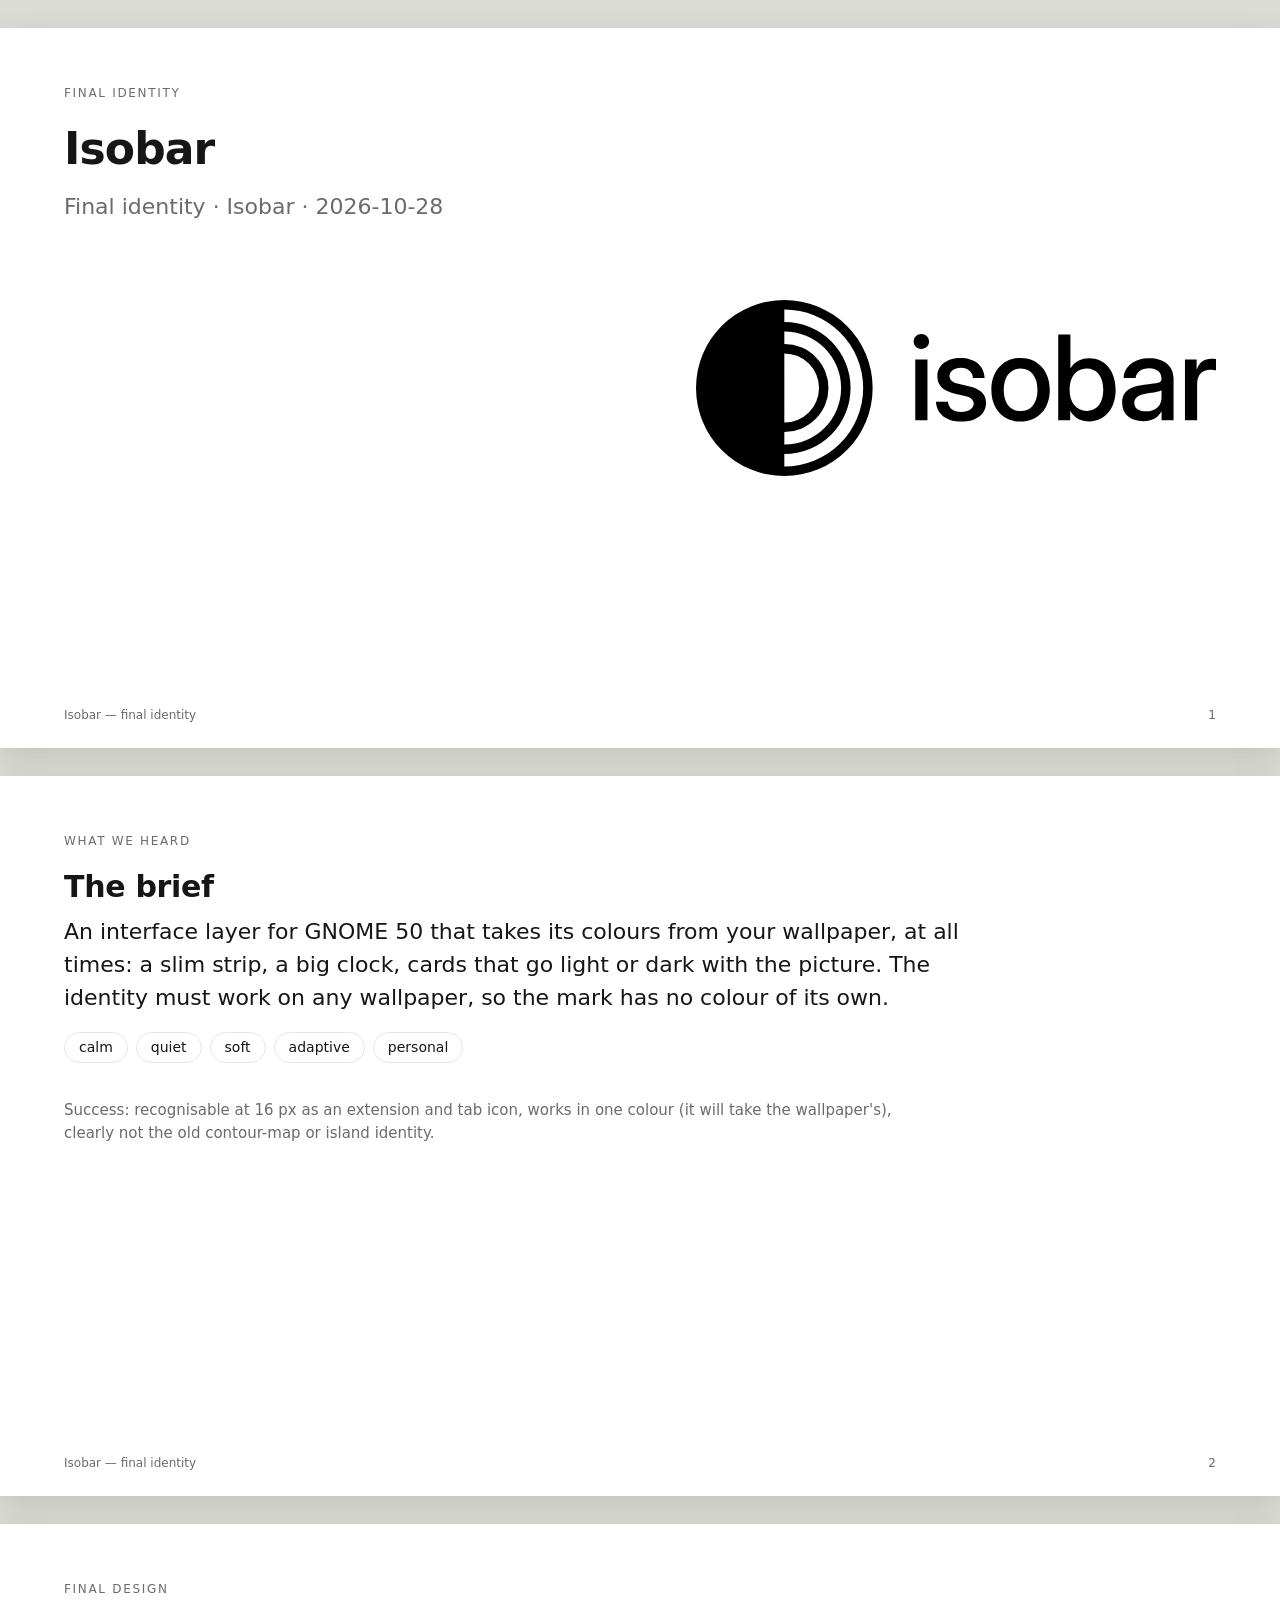
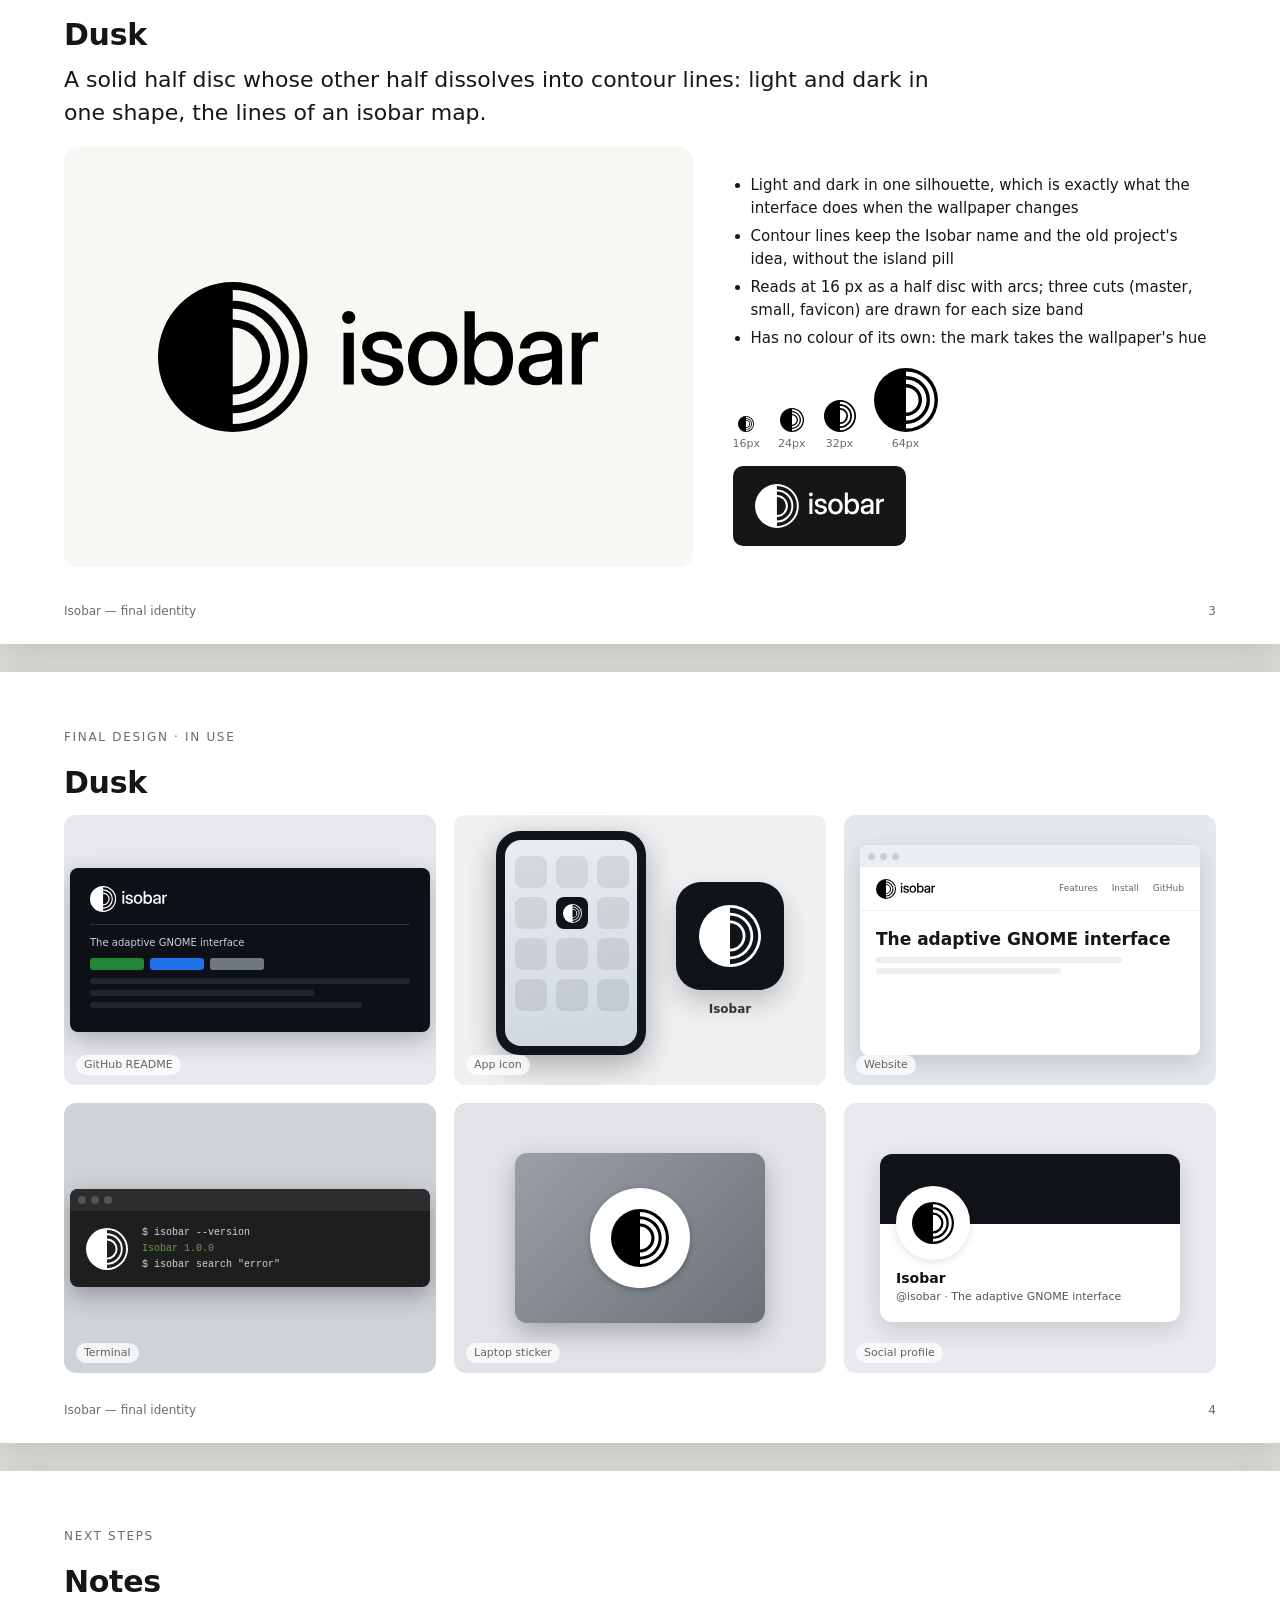
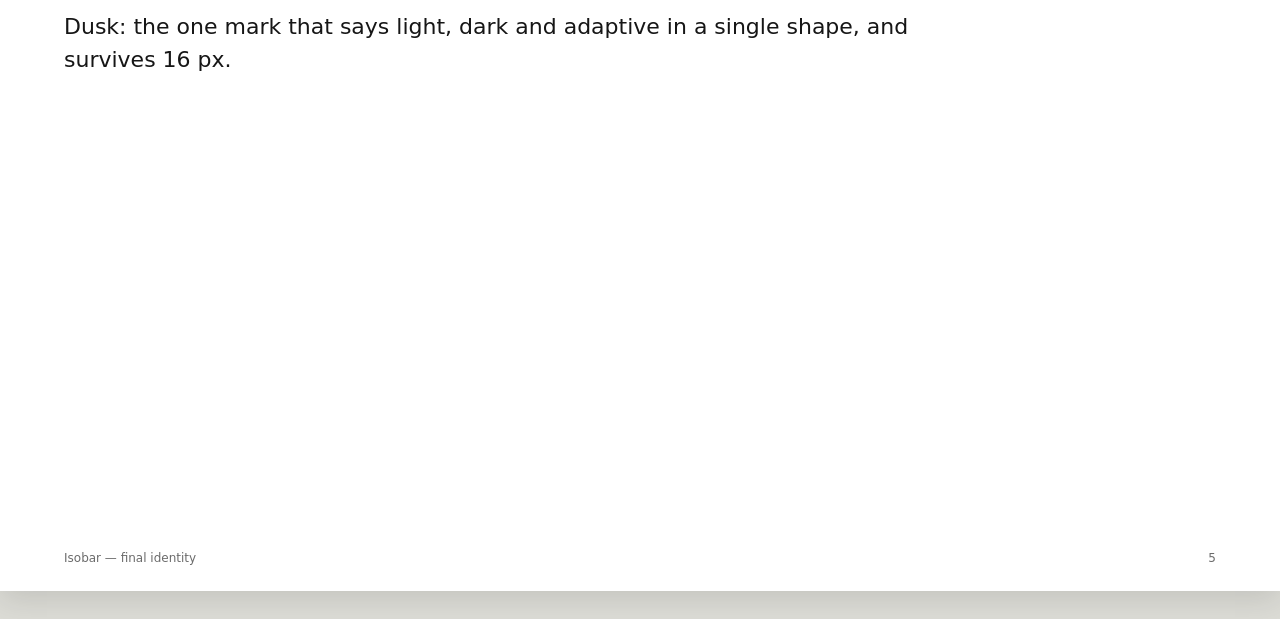
<file: brand/board/board.html>
<!doctype html><html lang='en'><head><meta charset='utf-8'><title>Isobar — final identity</title><style>
:root{--ink:#161616;--muted:#6b6b6b;--line:#e6e6e2;--paper:#f7f7f4}
*{box-sizing:border-box}body{margin:0;background:#dcdcd6;font:15px/1.5 system-ui,-apple-system,Segoe UI,sans-serif;color:var(--ink)}
.slide{width:1280px;min-height:720px;margin:28px auto;background:#fff;box-shadow:0 8px 30px rgba(0,0,0,.12);padding:56px 64px 70px;position:relative;overflow:hidden}
.slide h1{font-size:44px;margin:0 0 8px;letter-spacing:-.02em}.slide h2{font-size:30px;margin:0 0 6px;letter-spacing:-.01em}
.kicker{font-size:12px;letter-spacing:.14em;text-transform:uppercase;color:var(--muted);margin-bottom:14px}
.idea{font-size:22px;max-width:900px;margin:6px 0 18px}.muted{color:var(--muted)}
.foot{position:absolute;left:64px;right:64px;bottom:24px;display:flex;justify-content:space-between;font-size:12px;color:var(--muted)}
.hero{display:grid;grid-template-columns:1.3fr 1fr;gap:40px;align-items:center}
.stage{height:420px;background:var(--paper);border-radius:14px;display:flex;align-items:center;justify-content:center}
.stage img{max-width:70%;max-height:62%}
ul.rat{padding-left:18px;margin:0}ul.rat li{margin:6px 0}
.sizes{display:flex;gap:18px;align-items:flex-end;margin-top:18px}.sizes div{display:flex;flex-direction:column;align-items:center;gap:4px;font-size:11px;color:var(--muted)}
.rev{background:#161616;border-radius:10px;padding:18px 22px;display:inline-flex;margin-top:14px}
.mock{display:grid;grid-template-columns:repeat(3,1fr);gap:18px;margin-top:10px}
.m{height:270px;border-radius:12px;overflow:hidden;position:relative;display:flex;align-items:center;justify-content:center}
.m .lbl{position:absolute;left:12px;bottom:10px;font-size:11px;color:rgba(0,0,0,.6);background:rgba(255,255,255,.75);padding:2px 8px;border-radius:20px}
.bc{width:250px;height:143px;background:#fff;border-radius:5px;box-shadow:0 10px 26px rgba(0,0,0,.22);padding:16px;display:flex;flex-direction:column;justify-content:space-between;transform:translate(-50px,-38px) rotate(-4deg)}
.bc2{position:absolute;width:250px;height:143px;border-radius:5px;transform:translate(70px,52px) rotate(6deg);box-shadow:0 10px 26px rgba(0,0,0,.25);display:flex;align-items:center;justify-content:center}
.bc .t{font-size:9px;line-height:1.5;color:#333}
.phone{width:150px;height:224px;margin-bottom:14px;border-radius:24px;background:#10151c;padding:9px;box-shadow:0 10px 30px rgba(0,0,0,.3)}
.screen{width:100%;height:100%;border-radius:16px;background:linear-gradient(170deg,#e9edf1,#cfd7df);display:grid;grid-template-columns:repeat(3,1fr);gap:9px;padding:16px 10px;align-content:start}
.ai{width:32px;height:32px;border-radius:8px;background:rgba(0,0,0,.08);justify-self:center}
.bigapp{display:flex;flex-direction:column;align-items:center;gap:10px;font-size:12px;font-weight:600;color:#333;margin-left:30px}
.bigapp .bi{width:108px;height:108px;border-radius:25px;display:flex;align-items:center;justify-content:center;box-shadow:0 12px 26px rgba(0,0,0,.2)}
.web{width:340px;height:210px;background:#fff;border-radius:8px;box-shadow:0 8px 24px rgba(0,0,0,.15);overflow:hidden}
.web .bar{height:22px;background:#eceff2;display:flex;gap:5px;align-items:center;padding:0 8px}.web .bar i{width:7px;height:7px;border-radius:50%;background:#c9ced4}
.web .nav{height:44px;display:flex;align-items:center;padding:0 16px;gap:14px;font-size:9px;color:#666;border-bottom:1px solid #eee}
.web .hero2{padding:18px 16px}.web .hero2 b{display:block;font-size:17px;line-height:1.2;margin-bottom:8px}.web .hero2 span{display:block;height:6px;background:#eee;border-radius:3px;margin:5px 0;width:80%}
.sign{width:300px;height:190px;background:linear-gradient(#8c8f93,#6f7276);display:flex;flex-direction:column;align-items:center;padding-top:18px}
.sign .board{width:230px;height:74px;border-radius:6px;display:flex;align-items:center;justify-content:center;box-shadow:0 6px 16px rgba(0,0,0,.3)}
.sign .door{width:80px;height:80px;margin-top:18px;background:#3d4146;border-radius:3px 3px 0 0}
.tote{width:180px;height:210px;background:#efe7d8;border-radius:4px 4px 10px 10px;position:relative;display:flex;align-items:center;justify-content:center;box-shadow:0 8px 20px rgba(0,0,0,.15);margin-top:40px}
.tote:before{content:"";position:absolute;top:-46px;left:50%;transform:translateX(-50%);width:84px;height:70px;border:9px solid #e3d8c3;border-bottom:none;border-radius:50px 50px 0 0}
.social{width:300px;background:#fff;border-radius:12px;box-shadow:0 8px 24px rgba(0,0,0,.14);overflow:hidden}
.social .cover{height:70px}.social .av{width:74px;height:74px;border-radius:50%;background:#fff;border:4px solid #fff;margin:-38px 0 0 16px;display:flex;align-items:center;justify-content:center;box-shadow:0 2px 8px rgba(0,0,0,.12);overflow:hidden}
.social .meta{padding:8px 16px 16px;font-size:11px;color:#555}.social .meta b{font-size:14px;color:#111;display:block}
.cup{position:relative;width:150px;height:200px;margin-top:30px}
.cup .body{position:absolute;inset:0;background:#f4f1ea;clip-path:polygon(0 0,100% 0,86% 100%,14% 100%);display:flex;align-items:center;justify-content:center;box-shadow:inset -18px 0 24px rgba(0,0,0,.06)}
.cup .lid{position:absolute;left:-8px;right:-8px;top:-22px;height:24px;border-radius:8px 8px 3px 3px;background:#2b2b2b}
.cup .sleeve{position:absolute;left:6%;right:6%;top:36%;height:34%;clip-path:polygon(0 0,100% 0,96% 100%,4% 100%);display:flex;align-items:center;justify-content:center}
.bag{position:relative;width:170px;height:230px;background:#e9e2d6;border-radius:6px 6px 10px 10px;box-shadow:0 12px 26px rgba(0,0,0,.2);display:flex;flex-direction:column;align-items:center;padding-top:38px;gap:14px}
.bag:before{content:"";position:absolute;top:0;left:0;right:0;height:22px;background:repeating-linear-gradient(90deg,rgba(0,0,0,.08) 0 4px,transparent 4px 8px);border-radius:6px 6px 0 0}
.bag .label{width:118px;height:118px;border-radius:50%;background:#fff;display:flex;align-items:center;justify-content:center}
.bag .t{font-size:8px;letter-spacing:.14em;color:#555;text-transform:uppercase;padding:0 12px;text-align:center;line-height:1.4}
.sbag{position:relative;width:180px;height:210px;box-shadow:0 12px 26px rgba(0,0,0,.2);display:flex;align-items:center;justify-content:center;margin-top:30px}
.sbag:before{content:"";position:absolute;top:-40px;left:50%;transform:translateX(-50%);width:70px;height:56px;border:5px solid #333;border-bottom:none;border-radius:40px 40px 0 0}
.box{width:220px;height:150px;background:#f3efe6;box-shadow:14px 14px 0 rgba(0,0,0,.08),0 12px 26px rgba(0,0,0,.18);display:flex;align-items:center;justify-content:center;border-top:14px solid rgba(0,0,0,.06)}
.readme{width:360px;background:#0d1117;border-radius:8px;box-shadow:0 8px 24px rgba(0,0,0,.25);padding:18px 20px;color:#c9d1d9;font-size:10px}
.readme .rh{display:flex;align-items:center;gap:10px;border-bottom:1px solid #30363d;padding-bottom:12px;margin-bottom:10px}
.readme .badges{display:flex;gap:6px;margin:8px 0}.readme .badges i{display:block;width:54px;height:12px;border-radius:3px;background:#238636}.readme .badges i:nth-child(2){background:#1f6feb}.readme .badges i:nth-child(3){background:#6e7681}
.readme .ln{height:6px;background:#21262d;border-radius:3px;margin:6px 0}
.term{width:360px;background:#1e1e1e;border-radius:8px;box-shadow:0 8px 24px rgba(0,0,0,.3);overflow:hidden;font:10px/1.6 ui-monospace,Menlo,monospace;color:#d4d4d4}
.term .tb{height:22px;background:#2d2d2d;display:flex;gap:5px;align-items:center;padding:0 8px}.term .tb i{width:8px;height:8px;border-radius:50%;background:#555}
.term .tbody{padding:14px 16px;display:flex;gap:14px;align-items:center}
.sticker{width:250px;height:170px;background:linear-gradient(135deg,#9aa0a6,#6b7177);border-radius:12px;display:flex;align-items:center;justify-content:center;box-shadow:0 10px 24px rgba(0,0,0,.25)}
.sticker .s{width:100px;height:100px;border-radius:50%;background:#fff;display:flex;align-items:center;justify-content:center;box-shadow:0 2px 6px rgba(0,0,0,.25)}
.shirt{width:210px;height:220px;display:flex;align-items:center;justify-content:center;position:relative}
.shirt svg{position:absolute;inset:0}
.badge{width:170px;height:235px;background:#fff;border-radius:10px;box-shadow:0 10px 24px rgba(0,0,0,.2);display:flex;flex-direction:column;align-items:center;padding:20px 14px;gap:14px;position:relative;margin-top:30px}
.badge:before{content:"";position:absolute;top:-60px;left:50%;width:22px;height:62px;transform:translateX(-50%)}
.badge .hole{width:40px;height:8px;border-radius:4px;background:#ddd}.badge .nm{font-size:15px;font-weight:600}.badge .rl{font-size:10px;color:#777}
.pcard{position:relative;width:300px;height:189px;border-radius:14px;box-shadow:0 14px 30px rgba(0,0,0,.28);font:600 12px ui-monospace,Menlo,monospace}
.pcard .chip{position:absolute;left:22px;top:76px;width:40px;height:30px;border-radius:6px;background:linear-gradient(135deg,#e9d8a6,#c9a95c)}
.pcard .num{position:absolute;left:22px;top:122px;letter-spacing:.12em;font-size:14px}
.pcard .holder{position:absolute;left:22px;bottom:18px;font-size:10px;letter-spacing:.14em;opacity:.85}
.pcard .brandline{position:absolute;right:20px;bottom:16px;font:700 13px system-ui,sans-serif;opacity:.9}
.tabbar{width:340px;background:#dfe1e5;border-radius:10px;padding:8px 8px 0}
.tab{width:230px;height:36px;background:#fff;border-radius:10px 10px 0 0;display:flex;align-items:center;gap:8px;padding:0 12px;font-size:11px;color:#333}
.addr{height:40px;background:#fff;display:flex;align-items:center;padding:0 12px;font-size:10px;color:#777;border-top:1px solid #eee}
.cmp{display:grid;gap:22px;margin-top:20px}.cmp .c{background:var(--paper);border-radius:12px;padding:22px;display:flex;flex-direction:column;align-items:center;gap:12px}
.cmp img{max-height:120px;max-width:80%}
img.g{filter:grayscale(1)}img.w{filter:brightness(0) invert(1)}img.k{filter:brightness(0)}
.adj span{display:inline-block;border:1px solid var(--line);border-radius:20px;padding:4px 14px;margin:0 8px 8px 0;font-size:14px}
</style></head><body><section class="slide"><div class="kicker">Final identity</div>
<h1>Isobar</h1><p class="idea muted">Final identity · Isobar · 2026-10-28</p>
<div style="position:absolute;right:64px;top:50%;transform:translateY(-50%);width:520px;height:300px;display:flex;align-items:center;justify-content:center"><img class="" src="[data-uri]" style="max-width:100%;max-height:100%"></div><p class="muted" style="max-width:720px;margin-top:120px"></p><div class="foot"><span>Isobar — final identity</span><span>1</span></div></section><section class="slide"><div class="kicker">What we heard</div><h2>The brief</h2>
<p class="idea">An interface layer for GNOME 50 that takes its colours from your wallpaper, at all times: a slim strip, a big clock, cards that go light or dark with the picture. The identity must work on any wallpaper, so the mark has no colour of its own.</p><div class="adj"><span>calm</span><span>quiet</span><span>soft</span><span>adaptive</span><span>personal</span></div>
<p class="muted" style="margin-top:28px;max-width:860px">Success: recognisable at 16 px as an extension and tab icon, works in one colour (it will take the wallpaper&#x27;s), clearly not the old contour-map or island identity.</p><div class="foot"><span>Isobar — final identity</span><span>2</span></div></section><section class="slide"><div class="kicker">Final design</div><h2>Dusk</h2>
<p class="idea">A solid half disc whose other half dissolves into contour lines: light and dark in one shape, the lines of an isobar map.</p>
<div class="hero"><div class="stage"><img class="" src="[data-uri]"></div>
<div><ul class="rat"><li>Light and dark in one silhouette, which is exactly what the interface does when the wallpaper changes</li><li>Contour lines keep the Isobar name and the old project&#x27;s idea, without the island pill</li><li>Reads at 16 px as a half disc with arcs; three cuts (master, small, favicon) are drawn for each size band</li><li>Has no colour of its own: the mark takes the wallpaper&#x27;s hue</li></ul><div class="sizes"><div><img class="" src="[data-uri]" style="height:16px">16px</div><div><img class="" src="[data-uri]" style="height:24px">24px</div><div><img class="" src="[data-uri]" style="height:32px">32px</div><div><img class="" src="[data-uri]" style="height:64px">64px</div></div><div class="rev"><img class="" src="[data-uri]" style="max-height:44px;max-width:300px"></div></div></div>
<div class="foot"><span>Isobar — final identity</span><span>3</span></div></section><section class="slide"><div class="kicker">Final design · in use</div><h2>Dusk</h2>
<div class="mock"><div class="m" style="background:#e6e8eb"><div class="readme"><div class="rh"><img class="" src="[data-uri]" style="max-height:26px;max-width:180px"></div><div>The adaptive GNOME interface</div><div class="badges"><i></i><i></i><i></i></div><div class="ln"></div><div class="ln" style="width:70%"></div><div class="ln" style="width:85%"></div></div><span class="lbl">GitHub README</span></div><div class="m" style="background:#eef0f2"><div class="phone"><div class="screen"><div class="ai"></div><div class="ai"></div><div class="ai"></div><div class="ai"></div><div class="ai" style="background:#101418;display:flex;align-items:center;justify-content:center"><img class="" src="[data-uri]" style="max-height:19px;max-width:21px"></div><div class="ai"></div><div class="ai"></div><div class="ai"></div><div class="ai"></div><div class="ai"></div><div class="ai"></div><div class="ai"></div></div></div><div class="bigapp"><div class="bi" style="background:#101418"><img class="" src="[data-uri]" style="max-height:62px;max-width:70px"></div>Isobar</div><span class="lbl">App icon</span></div><div class="m" style="background:#e4e8ec"><div class="web"><div class="bar"><i></i><i></i><i></i></div><div class="nav"><img class="" src="[data-uri]" style="max-height:20px;max-width:110px"><span style="flex:1"></span><span>Features</span><span>Install</span><span>GitHub</span></div><div class="hero2"><b>The adaptive GNOME interface</b><span></span><span style="width:60%"></span></div></div><span class="lbl">Website</span></div><div class="m" style="background:#cfd3d8"><div class="term"><div class="tb"><i></i><i></i><i></i></div><div class="tbody"><img class="" src="[data-uri]" style="max-height:42px;max-width:42px"><div>$ isobar --version<br><span style="color:#6a9955">Isobar 1.0.0</span><br>$ isobar search "error"</div></div></div><span class="lbl">Terminal</span></div><div class="m" style="background:#e1e3e6"><div class="sticker"><div class="s"><img class="" src="[data-uri]" style="max-height:58px;max-width:66px"></div></div><span class="lbl">Laptop sticker</span></div><div class="m" style="background:#e9e9ef"><div class="social"><div class="cover" style="background:#101418"></div><div class="av"><img class="" src="[data-uri]" style="max-height:42px;max-width:50px"></div><div class="meta"><b>Isobar</b>@isobar · The adaptive GNOME interface</div></div><span class="lbl">Social profile</span></div></div><div class="foot"><span>Isobar — final identity</span><span>4</span></div></section><section class="slide"><div class="kicker">Next steps</div><h2>Notes</h2>
<p class="idea">Dusk: the one mark that says light, dark and adaptive in a single shape, and survives 16 px.</p>
<ul class="rat" style="margin-top:30px"></ul><div class="foot"><span>Isobar — final identity</span><span>5</span></div></section></body></html>
</file>
<file: docs/style.css>
/* Isobar site. Every colour is a variable that site.js sets from the chosen wallpaper, with the same palette code as the extension. */
:root {
  --surface: #F4F6F8; --text: #101418; --muted: #4A5764; --track: #E2E8EC; --line: #D5DCE1; --card: #FCFDFD;
  --accent: #24629D; --accent-bg: #24629D;
  --bar-text: #101418; --bar-muted: #4A5764; --bar-veil: transparent;
  --clock-text: #101418; --clock-muted: #4A5764; --clock-shadow: rgba(255,255,255,.4);
  --font: Inter, "Inter Variable", ui-sans-serif, system-ui, -apple-system, "Segoe UI", Roboto, sans-serif;
  --mono: "JetBrains Mono", "DejaVu Sans Mono", ui-monospace, SFMono-Regular, Menlo, monospace;
}
* { box-sizing: border-box; margin: 0; }
html { scroll-behavior: smooth; }
body { overflow-x: hidden; }
body { font-family: var(--font); color: var(--text); background: var(--surface); line-height: 1.6; -webkit-font-smoothing: antialiased;
  background: radial-gradient(1100px 620px at 12% -4%, color-mix(in oklab, var(--surface) 82%, var(--accent) 18%) 0%, transparent 62%), linear-gradient(165deg, var(--surface), var(--track)) fixed; min-height: 100vh; }
@media (prefers-reduced-motion: no-preference) { body, .desk, .desk * , .card, .chip, .btn { transition: background-color .5s, color .5s, border-color .5s, box-shadow .5s; } }
a { color: var(--accent); text-decoration-thickness: 1px; text-underline-offset: 3px; }
a:hover { text-decoration-thickness: 2px; }
.wrap { width: min(1160px, 100% - 48px); margin-inline: auto; }
.mk { fill: var(--accent); } .wm { fill: var(--text); }

/* top bar: the same slim strip as the desktop */
.top { display: flex; align-items: center; justify-content: space-between; padding: 22px 0; gap: 24px; }
.top .logo { height: 34px; width: auto; display: block; }
.top nav { display: flex; gap: 26px; font-size: 15px; font-weight: 500; }
.top nav a { color: var(--muted); text-decoration: none; } .top nav a:hover { color: var(--text); }
@media (max-width: 760px) { .top nav a:not(.gh) { display: none; } }

/* hero: the headline is set like the desktop clock */
.hero { padding: 54px 0 34px; position: relative; isolation: isolate; }
.hero h1 { font-weight: 200; font-size: clamp(46px, 9vw, 124px); line-height: .98; letter-spacing: -.045em; max-width: 12ch; }
.hero h1 em { font-style: normal; color: var(--accent); }
.hero p.lead { font-size: clamp(18px, 2.2vw, 22px); color: var(--muted); max-width: 46ch; margin-top: 28px; }
.cta { display: flex; gap: 12px; margin-top: 30px; flex-wrap: wrap; }
.btn { display: inline-flex; align-items: center; gap: 10px; padding: 13px 24px; border-radius: 999px; font-weight: 600; font-size: 15px; text-decoration: none; background: var(--text); color: var(--surface); }
.btn.ghost { background: color-mix(in oklab, var(--text) 8%, transparent); color: var(--text); }
.btn:hover { text-decoration: none; filter: brightness(1.08); }
.arcs { position: absolute; right: -80px; top: 10px; width: min(46vw, 520px); opacity: .9; pointer-events: none; z-index: -1; }
.arcs path { fill: color-mix(in oklab, var(--accent) 22%, transparent); }

/* the demo desktop; all sizes are container units, so it scales as a whole */
.demo { display: grid; grid-template-columns: minmax(0, 1fr); gap: 20px; margin-top: 22px; }
.desk { container-type: inline-size; position: relative; aspect-ratio: 16 / 10; border-radius: 26px; overflow: hidden; background: #888 center / cover; box-shadow: 0 40px 80px -40px rgba(0,0,0,.45), 0 0 0 1px color-mix(in oklab, var(--text) 10%, transparent); }
.desk .strip { position: absolute; inset: 0 0 auto 0; height: 4.2cqw; display: flex; align-items: center; justify-content: space-between; padding: 0 2cqw; background: var(--bar-veil); color: var(--bar-muted); font-size: 1.15cqw; font-weight: 500; z-index: 3; }
.strip .l, .strip .r { display: flex; align-items: center; gap: 1.4cqw; }
.strip .t { font-weight: 300; font-size: 1.9cqw; letter-spacing: -.02em; color: var(--bar-text); }
.dots { display: flex; align-items: center; gap: .5cqw; } .dots i { width: .55cqw; height: .55cqw; border-radius: 50%; background: var(--bar-muted); opacity: .6; } .dots i.on { width: 1.8cqw; border-radius: .4cqw; background: var(--bar-text); opacity: 1; }
.desk .big { position: absolute; left: 9.4cqw; top: 6.4cqw; color: var(--clock-text); text-shadow: 0 .2cqw 2cqw var(--clock-shadow); }
.desk .big b { display: block; font-weight: 200; font-size: 11.6cqw; line-height: 1; letter-spacing: -.045em; }
.desk .big span { display: block; font-size: 1.6cqw; font-weight: 500; color: var(--clock-muted); margin: .6cqw 0 0 .5cqw; }
.desk .qs { position: absolute; right: 1.6cqw; top: 5cqw; width: 29cqw; background: var(--surface); color: var(--text); border-radius: 2.4cqw; padding: 2.1cqw; box-shadow: 0 2cqw 5cqw -2cqw rgba(0,0,0,.5), 0 0 0 1px var(--line); z-index: 2; }
.qs .batt { font-weight: 200; font-size: 5.6cqw; line-height: 1; letter-spacing: -.04em; } .qs .batt small { font-size: 1.2cqw; font-weight: 400; color: var(--muted); letter-spacing: 0; margin-left: .8cqw; }
.qs .tiles { display: grid; grid-template-columns: 1fr 1fr; gap: .8cqw; margin-top: 1.6cqw; }
.qs .tile { border-radius: 1.6cqw; padding: 1.1cqw 1.3cqw; background: var(--track); font-size: 1.15cqw; font-weight: 600; } .qs .tile small { display: block; font-weight: 400; color: var(--muted); font-size: .95cqw; }
.qs .tile.on { background: var(--text); color: var(--surface); } .qs .tile.on small { color: color-mix(in oklab, var(--surface) 70%, var(--text)); }
.qs .sl { display: flex; align-items: center; gap: 1cqw; margin-top: 1.4cqw; font-size: 1cqw; color: var(--muted); }
.qs .sl u { flex: 1; height: .5cqw; border-radius: .3cqw; background: var(--line); position: relative; text-decoration: none; } .qs .sl u::before { content: ""; position: absolute; inset: 0 auto 0 0; width: var(--v); background: var(--text); border-radius: inherit; } .qs .sl u::after { content: ""; position: absolute; left: calc(var(--v) - .8cqw); top: 50%; width: 1.6cqw; height: 1.6cqw; margin-top: -.8cqw; border-radius: 50%; background: var(--text); }
.desk .dock { position: absolute; left: 0; top: 4.2cqw; bottom: 0; width: 5.2cqw; display: flex; flex-direction: column; align-items: center; gap: 1.5cqw; padding: 1.6cqw 0; background: var(--dock); z-index: 2; }
.dock i { position: relative; width: 3cqw; height: 3cqw; border-radius: .9cqw; background: color-mix(in oklab, var(--accent-bg) var(--m), var(--dock-card)); }
.dock i.run::before { content: ""; position: absolute; left: -.85cqw; top: 50%; width: .45cqw; height: .45cqw; margin-top: -.22cqw; border-radius: 50%; background: var(--accent-bg); }
.dock i:nth-child(1) { --m: 100%; } .dock i:nth-child(2) { --m: 74%; } .dock i:nth-child(3) { --m: 52%; } .dock i:nth-child(4) { --m: 36%; } .dock i:nth-child(5) { --m: 22%; }
.pick { display: flex; flex-wrap: wrap; gap: 12px; align-items: center; }
.pick button.wp { width: 92px; height: 58px; border-radius: 14px; border: 2px solid transparent; background: center / cover; cursor: pointer; outline-offset: 3px; box-shadow: 0 0 0 1px color-mix(in oklab, var(--text) 14%, transparent); }
.pick button.wp[aria-pressed="true"] { border-color: var(--text); }
.pick label.up { display: inline-flex; align-items: center; gap: 8px; padding: 0 18px; height: 58px; border-radius: 14px; border: 1.5px dashed color-mix(in oklab, var(--text) 35%, transparent); cursor: pointer; font-weight: 600; font-size: 14px; }
.pick label.up:hover, .pick label.up:focus-within { border-style: solid; }
.pick input { position: absolute; opacity: 0; width: 1px; height: 1px; }
.note { font-size: 13.5px; color: var(--muted); }
.read { display: grid; grid-template-columns: repeat(auto-fit, minmax(150px, 1fr)); gap: 12px; margin-top: 6px; }
.chip { background: var(--card); border-radius: 18px; padding: 14px 16px; box-shadow: 0 0 0 1px var(--line); font-size: 13px; color: var(--muted); }
.chip b { display: block; font-size: 17px; color: var(--text); font-weight: 600; font-family: var(--mono); letter-spacing: -.01em; margin-top: 2px; }
.chip i { display: inline-block; width: 11px; height: 11px; border-radius: 50%; vertical-align: -1px; margin-right: 7px; box-shadow: 0 0 0 1px color-mix(in oklab, var(--text) 25%, transparent); }

/* sections */
section { padding: 84px 0 8px; }
h2 { font-weight: 300; font-size: clamp(30px, 4.4vw, 52px); letter-spacing: -.035em; line-height: 1.06; max-width: 18ch; }
.sub { color: var(--muted); font-size: 18px; max-width: 58ch; margin-top: 14px; }
.grid { display: grid; gap: 18px; margin-top: 38px; }
.g3 { grid-template-columns: repeat(auto-fit, minmax(300px, 1fr)); } .g2 { grid-template-columns: repeat(auto-fit, minmax(420px, 1fr)); }
@media (max-width: 520px) { .g2 { grid-template-columns: 1fr; } }
.card { background: var(--card); border-radius: 28px; padding: 28px; box-shadow: 0 0 0 1px var(--line), 0 30px 60px -44px rgba(0,0,0,.4); }
.card h3 { font-size: 20px; font-weight: 600; letter-spacing: -.02em; margin-bottom: 8px; }
.card p { color: var(--muted); font-size: 15.5px; } .card p + p { margin-top: 10px; }
.card img.shot { display: block; width: 100%; height: auto; border-radius: 16px; margin-bottom: 20px; box-shadow: 0 0 0 1px var(--line); }
.card.wide { grid-column: 1 / -1; display: grid; grid-template-columns: minmax(0, 1.25fr) minmax(0, 1fr); gap: 32px; align-items: center; } .card.wide img.shot { margin: 0; }
@media (max-width: 820px) { .card.wide { grid-template-columns: 1fr; } }
.trio { display: grid; grid-template-columns: repeat(auto-fit, minmax(260px, 1fr)); gap: 16px; margin-top: 34px; }
.trio figure img { width: 100%; height: auto; display: block; border-radius: 18px; box-shadow: 0 0 0 1px var(--line), 0 24px 50px -34px rgba(0,0,0,.5); }
.trio figcaption { font-size: 14px; color: var(--muted); margin: 10px 4px 0; }
.steps { padding: 0; counter-reset: s; display: grid; grid-template-columns: repeat(auto-fit, minmax(230px, 1fr)); gap: 16px; margin-top: 38px; }
.steps li { list-style: none; background: var(--card); border-radius: 24px; padding: 24px; box-shadow: 0 0 0 1px var(--line); counter-increment: s; position: relative; }
.steps li::before { content: counter(s); font-weight: 200; font-size: 44px; line-height: 1; color: var(--accent); display: block; margin-bottom: 14px; letter-spacing: -.04em; }
.steps h3 { font-size: 17px; font-weight: 600; margin-bottom: 6px; } .steps p { font-size: 14.5px; color: var(--muted); }
code, pre { font-family: var(--mono); font-size: 13.5px; }
:not(pre) > code { background: color-mix(in oklab, var(--text) 8%, transparent); padding: 1px 7px; border-radius: 7px; }
pre { background: #0f1317; color: #e6ebef; border-radius: 18px; padding: 20px 22px; overflow-x: auto; line-height: 1.7; position: relative; margin-top: 18px; }
pre .c { color: #7d8a97; } pre button { position: absolute; top: 12px; right: 12px; background: #ffffff18; color: #e6ebef; border: 0; border-radius: 10px; padding: 6px 12px; font: 600 12px var(--font); cursor: pointer; } pre button:hover { background: #ffffff2a; }
table { width: 100%; border-collapse: collapse; margin-top: 22px; font-size: 14.5px; } th, td { text-align: left; padding: 12px 14px; border-bottom: 1px solid var(--line); vertical-align: top; } th { color: var(--muted); font-weight: 600; font-size: 13px; }
td:first-child { font-family: var(--mono); font-size: 13px; white-space: nowrap; }
.terminal img { width: 100%; height: auto; display: block; border-radius: 18px; box-shadow: 0 30px 60px -36px rgba(0,0,0,.6); }
.swatches { display: flex; flex-wrap: wrap; gap: 12px; margin-top: 18px; } .sw { border-radius: 18px; padding: 16px 18px; min-width: 128px; font-size: 13px; font-family: var(--mono); box-shadow: 0 0 0 1px var(--line); }
.logos { display: grid; grid-template-columns: repeat(auto-fit, minmax(150px, 1fr)); gap: 14px; margin-top: 24px; } .logos div { background: var(--card); border-radius: 22px; box-shadow: 0 0 0 1px var(--line); padding: 22px; display: grid; place-items: center; gap: 12px; font-size: 12.5px; color: var(--muted); } .logos svg { width: 78px; height: 78px; fill: var(--accent); } .logos svg[aria-label="stacked logo"] { width: auto; height: 96px; }
footer { padding: 90px 0 60px; color: var(--muted); font-size: 14.5px; display: flex; justify-content: space-between; gap: 24px; flex-wrap: wrap; align-items: center; } footer svg { height: 26px; width: auto; }
:focus-visible { outline: 3px solid var(--accent); outline-offset: 3px; border-radius: 6px; }
</file>
